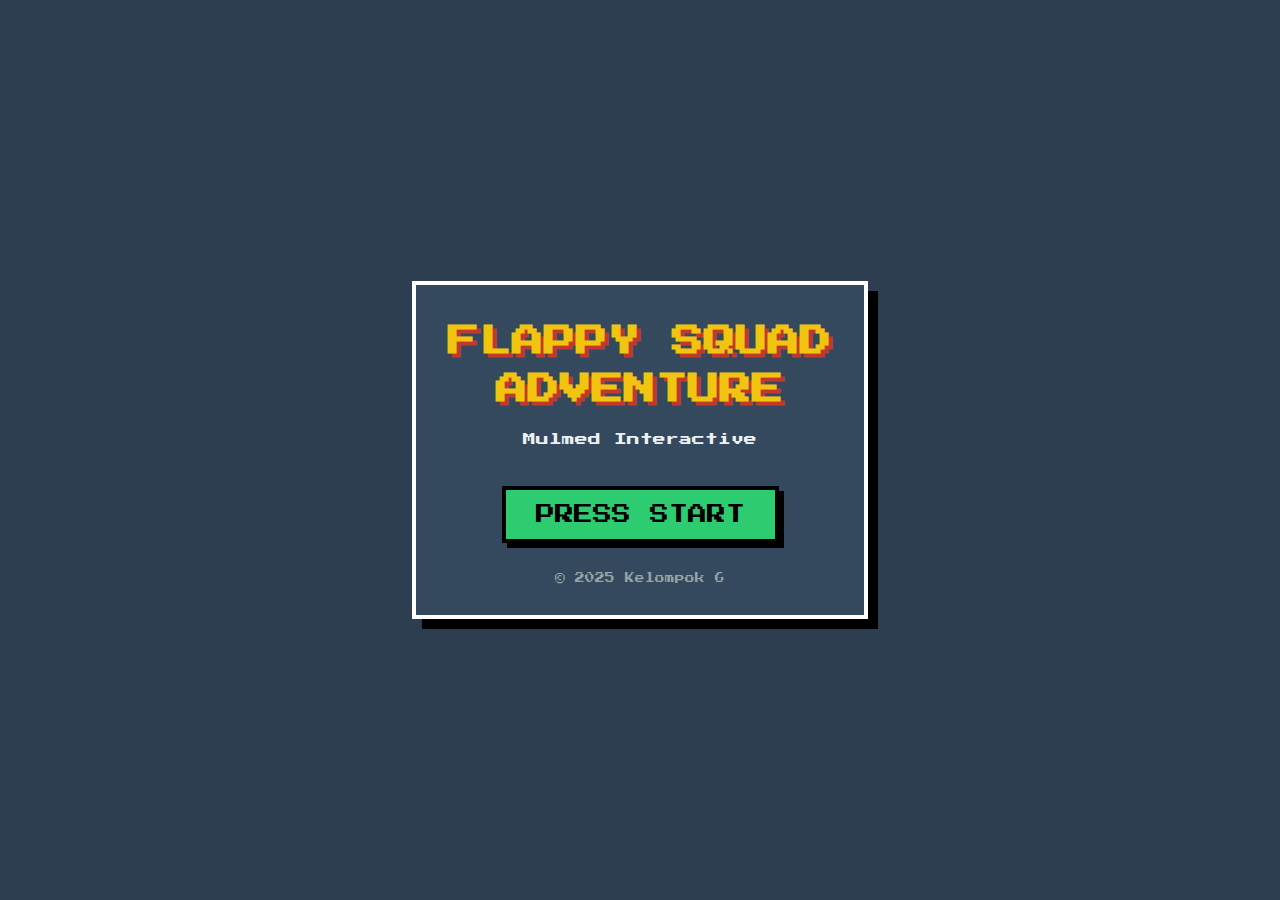
<file: index.html>
<!DOCTYPE html>
<html lang="id">
<head>
    <meta charset="UTF-8">
    <meta name="viewport" content="width=device-width, initial-scale=1.0">
    <title>Mulmed Kelompok 6 - Adventure</title>
    <link href="https://fonts.googleapis.com/css2?family=Press+Start+2P&display=swap" rel="stylesheet">
    <link rel="stylesheet" href="css/style.css">
</head>
<body>

    <div class="container">
        <h1 class="glitch">FLAPPY SQUAD<br>ADVENTURE</h1>
        <p class="subtitle">Mulmed Interactive</p>
        
        <div class="pixel-box">
            <a href="character.html" class="btn-start">PRESS START</a>
        </div>

        <footer>&copy; 2025 Kelompok 6</footer>
    </div>

</body>
</html>
</file>
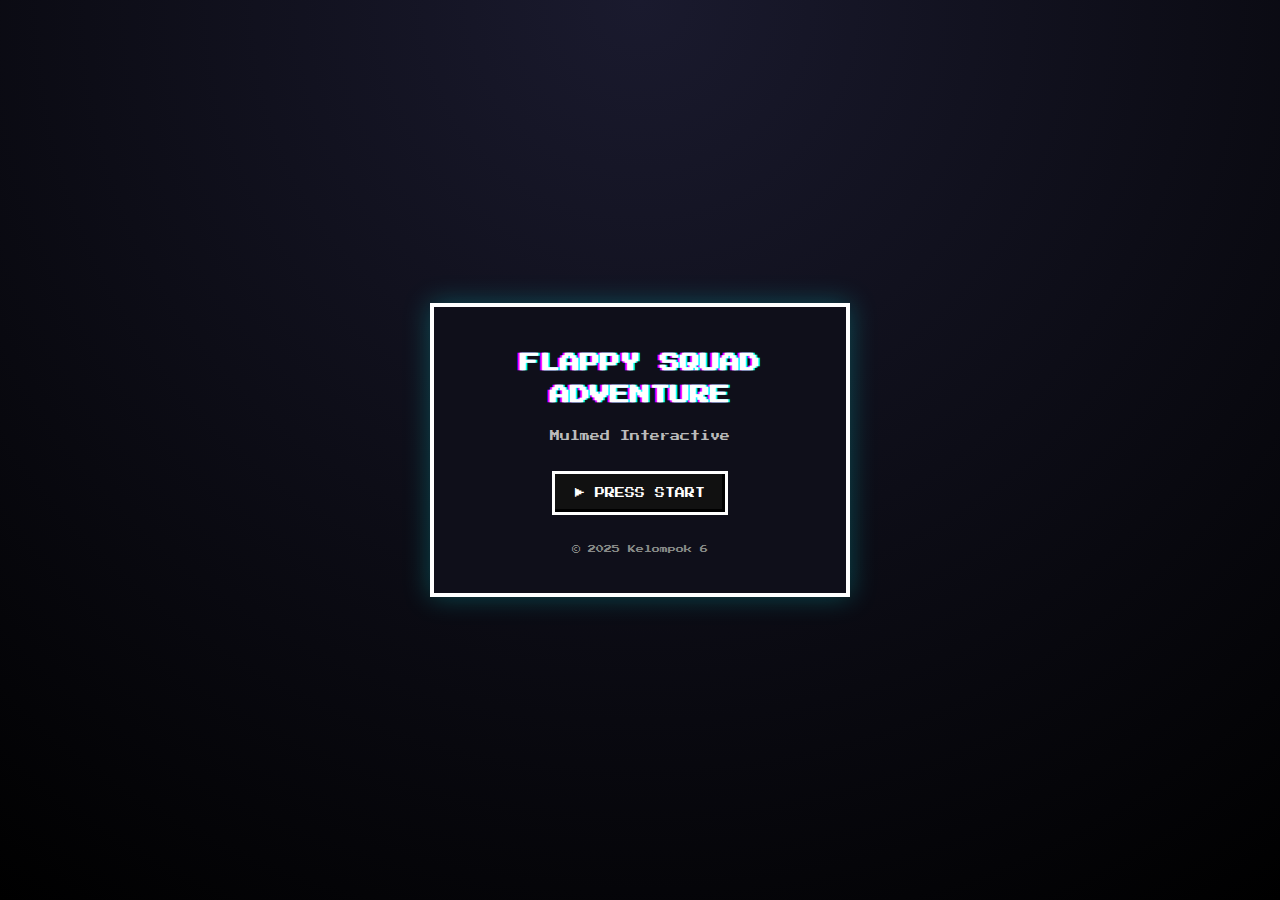
<file: game-lanjutan/Adrian/index.html>
<!DOCTYPE html>
<html lang="id">
<head>
    <meta charset="UTF-8">
    <meta name="viewport" content="width=device-width, initial-scale=1.0">
    <title>Mulmed Kelompok 6 - Adventure</title>

    <!-- Pixel Font -->
    <link href="https://fonts.googleapis.com/css2?family=Press+Start+2P&display=swap" rel="stylesheet">

    <style>
        /* RESET */
        * {
            margin: 0;
            padding: 0;
            box-sizing: border-box;
        }

        /* BODY */
        body {
            font-family: 'Press Start 2P', monospace;
            background: radial-gradient(circle at top, #1a1a2e, #000);
            color: #ffffff;
            height: 100vh;
            display: flex;
            justify-content: center;
            align-items: center;
        }

        /* CONTAINER */
        .container {
            text-align: center;
            padding: 40px 30px;
            border: 4px solid #ffffff;
            background-color: #0f0f1a;
            box-shadow: 0 0 25px rgba(0, 255, 255, 0.25);
            max-width: 420px;
            width: 90%;
        }

        /* TITLE */
        h1 {
            font-size: 20px;
            line-height: 1.6;
            margin-bottom: 20px;
        }

        /* GLITCH EFFECT */
        .glitch {
            text-shadow:
                2px 0 #00ffff,
                -2px 0 #ff00ff;
        }

        /* SUBTITLE */
        .subtitle {
            font-size: 10px;
            color: #bbbbbb;
            margin-bottom: 30px;
        }

        /* BOX */
        .pixel-box {
            margin: 30px 0;
        }

        /* BUTTON */
        .btn-start {
            display: inline-block;
            padding: 14px 20px;
            font-size: 10px;
            color: #ffffff;
            text-decoration: none;
            border: 3px solid #ffffff;
            background-color: #111;
            box-shadow: inset -3px -3px 0 #000;
            transition: all 0.15s ease;
        }

        /* BUTTON HOVER */
        .btn-start:hover {
            background-color: #00ffff;
            color: #000;
            box-shadow: inset 3px 3px 0 #000;
        }

        /* BUTTON ACTIVE */
        .btn-start:active {
            transform: translateY(2px);
        }

        /* FOOTER */
        footer {
            margin-top: 25px;
            font-size: 8px;
            color: #888;
        }
    </style>
</head>
<body>

    <div class="container">
        <h1 class="glitch">
            FLAPPY SQUAD<br>
            ADVENTURE
        </h1>

        <p class="subtitle">Mulmed Interactive</p>

        <div class="pixel-box">
            <!-- PROTOCOL HANDLER -->
            <a href="mulmed://run" class="btn-start" title="Launch Game">
                ▶ PRESS START
            </a>
        </div>

        <footer>&copy; 2025 Kelompok 6</footer>
    </div>

</body>
</html>
</file>
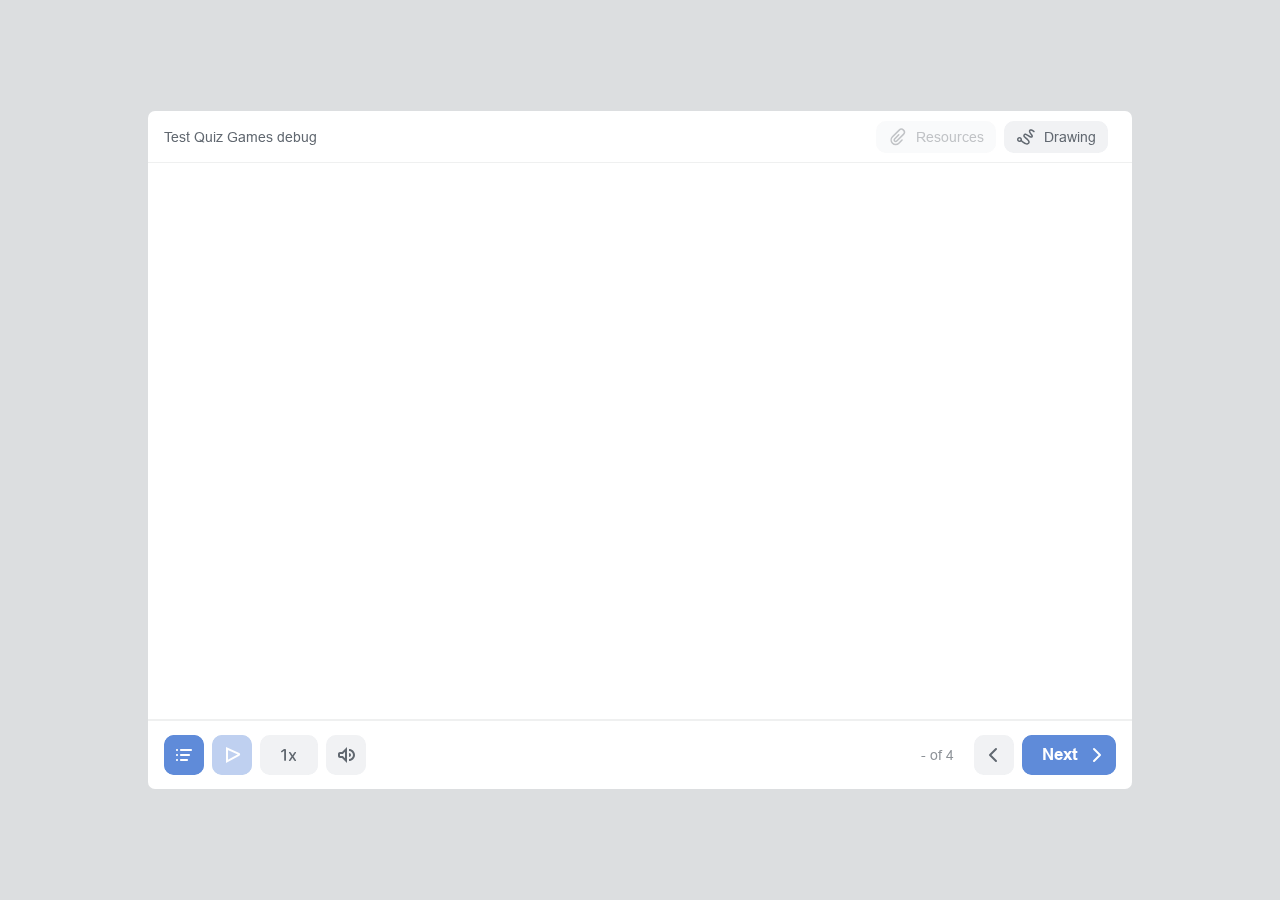
<file: game-lanjutan/Deni/index.html>
<!DOCTYPE html>
<!-- Created with iSpring --><!-- 976 684 --><!--version 11.15.7.21009 --><!--type html --><!--mainFolder ./ -->
<html style=background-color:#dcdee0;>
<head>
    <meta http-equiv="Content-Type" content="text/html;charset=utf-8"/><meta name="viewport" content="width=device-width,initial-scale=1,minimum-scale=1,maximum-scale=1,user-scalable=no"/><meta name="format-detection" content="telephone=no"/><meta name="apple-mobile-web-app-capable" content="yes"/><meta name="apple-mobile-web-app-status-bar-style" content="black"/><meta http-equiv="X-UA-Compatible" content="IE=edge"/><meta name="msapplication-tap-highlight" content="no"/><title>Test Quiz Games debug</title><link rel="apple-touch-icon-precomposed" href="data/apple-touch-icon.png"/><link rel="shortcut icon" type="image/ico" href="data/favicon.ico"/><style>body {background-color:#dcdee0;}#spr0_1f6c847 {display:none;}</style>
    
    
    <style>
		#playerView {
			position:absolute;
			-webkit-tap-highlight-color:rgba(0,0,0,0);
			-webkit-user-select:none;
			-moz-user-select:none;
			-webkit-touch-callout:none;
			-webkit-user-drag:none;
		}
		#playerView * {
			position:absolute;
		}
		#preloader {
			width: 50px;
			height: 50px;
			position: absolute;
			top: 0;
			left: 0;
			bottom: 0;
			right: 0;
			margin: auto;
			border-radius: 10px;
			background-color: rgba(0, 0, 0, 0.5);
		}

		#preloader::after {
			content: '';
			position: absolute;
			background: url([data-uri]);
			background-size: cover;
			top: 0;
			left: 0;
			bottom: 0;
			right: 0;
			animation: preloader_spin 1s infinite linear;
			-webkit-animation: preloader_spin 1s infinite linear;
		}

		@keyframes preloader_spin { 0% {transform: rotate(0deg);} 100% {transform: rotate(360deg);} }
		@-webkit-keyframes preloader_spin { 0% {-webkit-transform: rotate(0deg);} 100% {-webkit-transform: rotate(360deg);}}
    </style>
</head>
<body>
	<div id="preloader"></div>
	<script src="data/browsersupport.js?BEE2054B"></script>
	<script src="data/player.js?BEE2054B"></script>
    <div id="content"></div>
    <div id="spr0_1f6c847"><audio id="snd0_1f6c847" preload="metadata"><source src="data/sound1.mp3" type="audio/mpeg"/></audio><audio id="snd1_1f6c847" preload="metadata"><source src="data/sound2.mp3" type="audio/mpeg"/></audio><audio id="snd2_1f6c847" preload="metadata"><source src="data/sound3.mp3" type="audio/mpeg"/></audio><audio id="snd3_1f6c847" preload="metadata"><source src="data/sound4.mp3" type="audio/mpeg"/></audio><audio id="snd4_1f6c847" preload="metadata"><source src="data/sound2.mp3" type="audio/mpeg"/></audio><audio id="snd5_1f6c847" preload="metadata"><source src="data/sound3.mp3" type="audio/mpeg"/></audio><audio id="snd6_1f6c847" preload="metadata"><source src="data/sound4.mp3" type="audio/mpeg"/></audio><audio id="snd7_1f6c847" preload="metadata"><source src="data/sound2.mp3" type="audio/mpeg"/></audio></div>
    <script>
		document.addEventListener("DOMContentLoaded", () => (function(startup){
			function start(savedPresentationState)
			{
				var presInfo = "eNrsvemSnceRJfgqaag/XWZAMvZFU91m5BVZ0FRyVF1U5Q+KMlgSSJBogQAGCymNTGb9IvN3HqyfZPycE8t3E6TI0WipHhvJpITfb4vw8PDw3f9w79m9n937QwjxY+fdzx98/NGH9UHq4ZMHLX4SHkSf/IefnJI//fzjP967f++t3fyr2zdvL/7ru2f/x8U/33xz++biye2X776ya4//1MXv7v2sF3f/3tf3fpaT/X1s9z5++fr2s1evH8XQs/PV222vvr33s+B8uX/vHcb17M2bd8/e3j7y/tLny/ooeOf6/1Lbp58Fu/n23s/+cO8F/u+3+D8D375+d3v/3s29n/2aF+69emW3vSFot8TA7z69ef7mlj/zX3/8zR/v6+4Xb87uTn/67lfnd8cfeffb493+R+5+9afvxjT3zU/PB1J4szDx/pufn9+c//TN3x5vbn96zG++bxg/fPft94zjh+9+enZ3/5G7vzy7u/7pu799d3b3j8zy2yfHuwcl/+Ddb8/GXd2fxPbbMwS2HyIRu//eN2f0jn335t4f7fdX+P1m/v78Ls3cv/caxHXvj9wjf7j3dL71j/PDeJWN4hfgCZ98/ElxH/784wfh5854gvvk5w8+7CU9+NDHj2P14ZQ+rn/UkO89uXl788UHb54/e3LrL/8bJvL47q+PSSBfYVs7+8evMIBn66a3X3/zpb989WLwitrIKlK0kT1Z07AJOQ59wL+zxz/71Yf/9quLXz38+OK//vsvPhdXsIkYJlLPl855PuD++Jv79/53fBIzfPzsHl/rLpvjf7zvwfXQNRng59nA5K81yDevXudH/ml53G6yPfulXQi1XLpSWknOx1J9vx9ivAyxh9ZidK42f7/6y1aKT727EFOs+f1ffsP1+7W/7+y//v6DmC+7PV5t9N54Ymvf89NvuJDrmfcfef8JzJ9Uo3V+co6eX/P3u7N8i/vfAU28z57J/LBIyTDc+x+Fiz/o3jdcH1sAb7//3l74zT3ed+/TCxvpZQnl4spd+uharxe5XjZb5ge52V9eCMnVEC5C7XZrP16xR3y4iMZUjm/xqdnN9dKHeD/3y1gj3xJbz3i7c/nwsw/dl3AYx/znPe6p32jNf42/b7j4b76+eXX7Zvz02aaEl+9ePAEB3wCwfwphqYqk/GX2+f7cm8D6NV5BdPDPb/X3qf5891IfON959ZNy+iR//NGDUlK3nffRxw96stP4w/RR9emT+PP08/A9Oy98784LP2HnhT9n5/3q43/533559ct//sUXr7948emHv/rY/veLf/kQ0C/+lX8++/h//fDfPnyIf/7rL65+8fDiV7/811/8y3GP2jb4S+5RH7gaN0/a3KShXObqXIvFN1+Svx88Fj3W6l02Jtb63JIxlRRzTqX/5E2ae+lGbqH5n7xJD4/8lE16xM/epGfTfH+Xevf/dHc+wP7I9/1lyNoszbVULlIr/P0B9mbDBWN1KbSL7NNlzeG+D3Z9XDBeGC9y4Ia7b2i30eiCPdAvcop24X7CC+t4IHp7wH4xPN8vWJasCzXZrs/JuIAx1VYve+cnTC70BRfwS71vjNaGq28El/DxWOwb/n4K4TLPr8fY7BlbdWO+KXkbVtCFbPzBZtjtZel+ysn+ds69dmPqF8V4D36v9soxrt5jungQm/Eef/4u+76/eJADkZICkBN1xQivXTwoyd5ibLlXXjnZZAyh9jSutFrvh4Y7DNMl299y3+jBEFUIN/s91/XK4Eur9jEsVjpDdDWyunhgky/BMG3vSfzdNeN7d1b4DP5zOKDfHNCfc0B3Ccn5/x0DzB8Ve9/P04N4Mp0k5RAefGT4f2BkmT+x+X5Yi/8eBhi/lwHGwQDfPB+/Xz5/+fjm+YOXL57//vzBP8Ui45/DIh/+6lf/Cu73if589qn+4ufPyBVfv3z78rcvn198c/Pi5rc3X1/8/ubFVxdPnn31DuCLi3cv3r777cU3ty++urE78MtvX37z7sWz3968eXaBsdm15zfP3z27+G83r5/ZXbzh1bu3t68v/sd//7/+ipw2ctFvXRqM1udiDM3dD73cr+Uuv7ST2jjkXZaIX+1HLP54a/qrvDXfeWt27S/w1vJXeWu9+1Zj5iYX6a31B956mb/3vfbz4c3tr/bm/t6qpfHm+v1vvsw/9G67cvft3v11X3+Xkk2sj8HO5NaMr5ee433bD5cphhZbinZY+LQEhBBq6KmH8P4vPyAylBqDr7Uaj3z/p+8XGQ6PvP/EcSZ3KTLZ8QyO2SPPvnZpErC308XmRN4f7YyAJGL/tqMruW4idc0VP9wdfTEpu/vkCqQBO3Nw4BrB19bx051xH29+/96fLOQcF+YvIeTg2WgEYrKMJJAcaksXJpgEELv9bTrpTbKwZb4wQc1+sQs8kvVECvGimpgR0vmbYvZ9PpAgFO0X+fmF/bvdn1q4O6Az+PxM5hr/+u5eO98cv7m/Meog7Zyjs38fNgffD/lHkPh4nKqvcUjC5KQT49dcb+fs0zjGvQv3QzbCyvE3Mmu8+Z4t/P5S/hkDeDsGgM+N//1HGsTxl/NBlO8dhG0UjeGHhuDGEGCQezlEq/s/SPIQzky+Otv/eOz4w594POhx2mnx1F3OMUlzU2U9p8r2A0Rp4vodqqx/farEOth33flCtL8tMfzdB3Cgxjtrl8/Xrvzktct/r7Urf++1K/9R1i6er136yWsX/15rl/7ea5f+rmv305TrsJXrcNe8CKV/adf3Dw/F/VC8+5BP/fsfSvuh9JdX43v9yH3YanpQQjs9SPXDjx989HH85EFPJXzyyUfxY9c+/B41Pn2vGp9+XI1PP67Gpz9Hjf+3X34Kbf3fPuSfzz77OZX4n/PPv5i+/fLF7UHxPtPlv7x9/ebZ05u3F1/cu375/Obts+e3/+O//58Xl5eXf23l/Im/uf3LK+d/8bfmO2/9Cyrnf/G31rtv/csq53+VN/f3Vu0vr5z/9V5/l5L/J1fODzP5/4JyPqbz/yvnRzVoIOVsU/8kNeguNv9matAPLuPfSg362w3gR0TpvXbpJ69d/HutXfp7r136j7J2+Xztyg+s3Xs2sfzXX7ofNEeVvx3y/iOM4UcsYu8N4n92i1g/J8mDnPRj/KT/vfjJmSz3d2Eof+sR/FnKed4qc/7JynnZD5WfrJzX/VD9CyjnvyHq/kD8/NObb7+6+N03z1+8+c9f3Pv67dtXP/vigy8++O677y6/i5cvX3/1xQfBdE1Tq7/96ot7F989e/L2a7sx5GLQ17fPvvr6rYHNGfTts9vvPnr5OwNNRrqwOy7489Nnz5/bby9MNf7i3n/54sU/fXXx+PmzVw9e3fBN714//0//8OTm6e3j5p8+elpvbx+l/uXTR81EtUe3/cvHN7dP42P/tP3jfNpeaMr1fPRp9DdPY+yP2pPQH6XgyqMvn9w8eRRbzi1++eXj9uXT8ejr28dvLzC+ZMP6/fi7ZpTqcUY1GPR63jzm8N3Xz97eDvDBy1c3j5+9xWtMI7cfv/jg7Bs+jo/wH/MrOR0/QujuR/7ho+Z7/mi9EXjSF1+/e35rN9x+e/vi5ZMndgPx+N6vTwz6FLEpyaTjGC57qP0h4JYeJtN/jF3xb3b1ZMJuMv1k3naR8Dd6wKma7Ltg3J/zdUiXroZ0mr+HeJlSrxfzPSZ3j1fbP9fXxsfHmE6xXuZQcMeF/dPVul4zQX3lenwVD7gUOMqMKCODTXfza9R3Jvv5pwi/rCbq8339ykDTxjLBlNKV6Wf22gtTrAIvG9h6AexrjCeob9XZ6+NlafYSA53rABnZZHBC+JF9rdhwrhDoFExDCRUHSDqFdtlSQvTiZTLV5cLgEHwmbHPkbYW39+bjlf2t1fM253O/CjaaEO0zRlY5JMCptUq41ZOB3tnKGG5i9fECcK0JMLQhA02/rVxA1/2V/VxTJybsgOkn+z2URhSWaGqOwc2UQMC54KtnmCMmU+0BypG97xp/UiwnoMabtpXSwAkxHABnGzVx0yKv1xDzlUZ9gRAvOyZPtsCp5Qg4d6AmXvZiODE4IBjKYGi8F6bTlVzzNf6GYLixJcCojdxcT+Uaf8spYA7Jg/[base64]/PYl8BUy9oQkYi11QdITmSIMgZ3RQotCD68rLEYW3WXpaZIPKVGCraTPhJRxUVReCYcjCKvABeb26C4O3gzRFb7KmjJ5ux9vh4UfIV9F7AfEYqZ0rUo+GQ/x2Z8Frs6GhMxuHRbLkwiO64PX5dAqq1fGU4a6N+m6ls+ZRBF4mM5F6LIxaj1IAqxIMZbxm6+1nrFK/u9l6pdrT1t0tMpV6P/3DlnF0iKtSMUFXwwtv0229Up5yuYDTt2cScfPRnsyCgRO463G/ttnbjwzTjgHdyQ6pIH2x/HQmIgZl7HgiGp2wYE68tJSDJ6WscCkIQVn8dCtrWMpa5jISNzKed1LBhcccSOYyEHu9zqOhYAd2PI81gwXCfD8joWAFcMX8cClgI4J2/L3Oi1VZ4DLrQiRiBexnPBsBOwBee5YNgoxN44FxL4f6zrXBAphHmiAsz22nmi3sHd5+/LTAdhhgJKAxpDFPr8w4boV+9P+OvsYAGWU74wsNh8uAbFfkZwbNFRXULruN11HGfZ/trB0cD/MuEEjmFwsAGRP9m5dmrB/hop4kw3Te/CYA+JIyoaudmhavxqgKdmuA2ggHHVhG2emYUUelFxDoDCjP/YQXEy2PRBD7j47nHdGdIAx2hnbG3gOBh7N/o0yFg0p5Kx6SqEpE4Uemy+yoUXJuw1p1qxd3kQOCMfA+s86HFsLNhkphTitdGFiUh8TL/bCWFb/WK+xqQW28NxfcZgb/[base64]/E7qRjM3CsNK5uzPJcPEK27WYdOSwbPEgwRhSeo6aRjRkLSQJPhlsvKjs68YTbdvreZNoFtLt/aWRsO2M46IaJQdSchAaTA8iZRfXOLwctcjJafgNYoTBxtFFM6DFDqkhADYe1EgTMZLGehXN9IZd7HBQxCPcTeq4HjR7Wr+bkNqzNlAgidfgOCofJJd73ziqACnDYDuZcTmWKEmp6GlTAbWhilGewbb9GuBUoJza+WCkYWC1P0CRnRcAWy2k08JUo4zzn5u/50JO4qNLm1UIxhI0Mtx53ZbQhaTnK+kWlMD3mzSKJSal4PPecAgKybyc7LggAbmpk9g2BoFVNyYXcTkjLwMiaAdrOuOmn3/ajG2besBd701uj+Vhs8PdeOY1Fs1EuYe4xaTkqzu32rPgDIF7wNnpfwW4FiokdsobZgyvFXqRg0BlM+2QdHgy+WycxuDYyXBMGODtlHsBm9zUsGhZUGoAvVvgqRmBxeT3ZRzqWbBpSYBjk3wbjKvhft8cX06hueHQT5J/C54HwTuOzW63/Y4Nwcsw2OFyIYVhcT3h7BvVXWOGHrebFFylbGFRTWZo9lqDIVICzD2J57YCVLoAhm+HrknRpwUjpcXEOsD4rMGmFAH01M3cOPuMZ8VEZBivCnx9gd4hxF/[base64]/XX+BvDSBcNuXE0rhNZo2uT63UOQ43PG9CSZmTDP7zRedqbX4/aaSANGp7zaq7T/YIuPWZi80rjmJq5i1vYVHd+Bk0ZOD0wQkN6QCGUskStue/AEHDaftOImvRls50hbK2oYt+OirxXv0JT74bqJcznoOnIpDbZR8n0hY/AmygyKStCwu+m0JXA8BUvGpeBwesFwbKm8nROURYz3dSxlI8EX6IEdUlnj/jCCsiUosBoUog72H8DcEOC1tnQLDjjVuQS2Mg87Hk8Vxwqs+Q8xytbj9dimHHUN3JY5Rc6yO62QnX4VcKVQaWvBuynEQTWzqRlojLZJw86EQxf3BAJNHoV0ZKDt0AYEV5O3JwaOCBdGIMyFuK/bDELh210wcd5gY1Dij8lYhMGx6v0mtnttiix+h6TWDnF/kJNxe26SIn5q6gHJqUZxJDi5DSxU54VgUhfEFFiNTCPHdePotIjY7WcwaP160P5p/[base64]/4anE2rISdLPuF+hH9Qr0iJ4+td1xtkBIyvQE1B2ImJLhh/hMkIaemR8+0pLb56xnQ//9TUNjGkBGWHuyb00/rVI90xXBAOJKza7CgDnDzh3ExbBwwdBwdxC7pOeQaGKSNQ7xw2IwnZG/cGXAMJ07lxPWWKlB2COmAf64RPnVabddnADAGWjxuldRiYpA17YBgyjkCEtVx0EyyLRh+jrVSHmJE1ejuhTwZXH8mYitGhgSVrcg2y34LFlx52Ewsq6Fh/iRTwOYOzNluGFG1g0V6GbRR31669acJ6x2U7h8gLeC5AI48EqWIYbAgRb8VpijEi45YqB1gDTlVJAyYMF8w5GWbJq7HlDa5drIW8HBgNbp3mWgFJD+M6HFBl8XqteF28HjDoZvJ67wIGLEUyCU7CMVjXCXDRdI0oE69X4ZzIWrCHoGx0l7AWp/Wzba7osm6r3Ex2MDbCzRdtFq/PtKHx49gH3LlXTPMB3XJfNWMMEIIxCawc/+otDYoT4FIoTCDfVHDklkrFibyL8/OrF2t7YAu7eHFnE2lX1UZJEZR2BbjRNmRawEPgvphayDUB59DvWDNTgORagCUTa0iZJYBhchcYTfD+ii3dcc5nvrdB9gFNUOUxHFRwtgZLtWwG2LWkIfLlAOv9omuYAVvC7SYCNSpUorgMHIJtw55xgCFnnhYMiano/uK4dDHFqNc3Xs/Bc5MNt4spiST4jr0LnEHZxeAHW+2pcBNTC5waFPZ8HDjvQo7RfZgwkelbWdcBZy2/Mx5EeFBSqybgYUmcVC5qYIBDpb6YTdQSi4scTzSeJZbYycYdnBakiUYdrNXxPIyxMNiYsnDFDTIPAdKp19uT6V+kU+HKUCaC6iJ7EBA/hiRuTn5+LHOyIbW+B4czomp3BhF0gahEfpvHGZEj4SKYZwRgY2XrjABMTWgcEp2G/CWZg8f0LZpDccDgYeAlGdnG53mKo8BA1ySIQ0E2Nte81wYNjUwSqhhPW4gcsBvp7G+mPuKyndVZZ78LR9jYEu8XDFnC87rpGIRN4s3iwTIK0EiAz/[base64]/Fgh1Mbpy4nkdAJ+EsUy52xBVhqot8NAXZZXvRmztpGZU99OUku61NnTPpuu5hHeNM/KJ9gMVNq6/w5NvxKrkGNk7Hrjeql3Bms8dYTHqrRJOdipHXYyX5mwzcCQeppQhU5v2uD7TFdDGXmcIlj+EFhx7y9Vh+owdvlKRNyGF6GBX8GqbHMVuX9gw4uba0Z8BOq0ft2ZbkUsgfpyikCb+UZ8A+lqU8m1p2CVF8Ks+Aa93KM2DoP1N5Bjy8mFSeF3xHeV6/D+WZ74l1Kc+A4SCe2jPHUepSnznOoY5BfeY8al7qM+Ca21SfiYW21GciSSIY1WchsS/1GTgG61oik8E5H0QqHzCsw3WERfgtUnmqd1uk8pEn1hKpPMzIU3sGVDU66oqAhwhN7dl72LbL0p4B8wgY2jNgWN6n9kxYxi1qzws+156BIlP6l/aMzxqFLO2Zg+5LeSYY6lKeATuZ2HohRrr3S3sGXFNY2jNg7IqhPgMMtSz1GQjGqTjV4wPCB0qgrJxddjKgUXvG+rWwlGeA8EJP5Vl7Ii7lGTDMdFN5FnWEpTwDM13OdE8G2WFNX8ozaav2pTwTjnkpzwf4THlev0t5Xq8ZyvP6zFCeOYril/LMUfa8lGfOQgcqlWfOUn4mas+AS1nKM8AuQYTKM2m8bOUZcMpbeSbbGcc3lGcsmW/1cD1ATFvK86T5qTyTXqSsU3kGHDUeKs+Ah9BI5ZlU3cNSnkn1KS3lmbsil6U8c9eErTxzT8lsSOWZ5Oy38szxSfmWYITxT/4eNR8Qx+KrR65rXDgMGoEOXq+RR2FbJnjYwahwBAil8er8PnBvaBYU9FMQ/3PkCPoZ7A9LhVggckO7ShCODWxw0xJ4cxV9FsqEBvci+q44oT1iFOJht9gJn2Q7LHwffHDiPlwpmKcPzMnO454OzAuexHpgbg02+QPzaxBlz673NvRJ0mm/[base64]/SMcbpgm4DDiFIB2kiNIuZUdIj7osfgf440W+g2Rjp4eLS6iDbzbPM4FPDRIoftoNGuU7zCvwW4yppWnEh8GJ0jUMUpykgdkmYc4nYQAnbDFJiyMFqLZDbo/8So7GSAiVEvMWlcR/3Ig8wwFsxe31s4rQXljNPFWnDwDZ82QcARk0RwXSb3XrmLBkFBvuZkB8FJADotgoR8lERwg2B9KRd36BonBnz+OgBNcbCTAQFI/WIpfBhYtxMDYomwaCtjByFiCajF2KGCOIF+dedVeLeNVTwa7+INUcRjY6uEaanWO0or9hP3//68XmHvImNcB6+NJ9JktscJirVxKYSU78ScnX46PIp3ubmkGhe0bcW6cAyyd+kVEDs7Z++GqyiFSiz1eI4leyNeXSk/LD0a7ygQq7cKrVtwr3FCheBGD0LdsBGhrRUeNHwiVgV2MMAQpYASE0t5P2JaEIvSwXsMzmWFpgCEY3yGruC7cGju6/WS8ajr8YqgrMProcbmw+eh+h+Ht+Ax/AUnKNTz8QpxoOzXI8C4t9P6fIX7uF6s4cEOjeNhDl/wac7ucDmOADU9PpCzXj+Qtz6/kKvRneHeFoOJlvV9A0g0GvVpr57uw+ohEGHbPxgcmbf9Q/C2fzBQ0G/7B4ItZe6T/QNlG3UwyP5h8LBTyf6RsOHDtn8YHNPBvKjgy23fMLhs6wcg2cTW1SoxVNYPgxE4tKwfCHv0eVs/GOJct/UDWBjWEFo/CHdaPxg3Wbb5A69OcZs/+Gm/zR8YmswlMn9wIltqwLyzXzIF0Ha86mTknOaPBL9N2+aP5KYdUuaPNI6raf5g8PS2fhhY0zZ+aImX7WOBd0wfCECt3Gj2M3Z8igiHnuK3Luu+2GkuRxT0FW6jNgr2BNWIsFi3x1kOWP7niGguPO8lUdLHleAOL/J5QVND1GOSvB25RlCx5KSCzSQl6uuBpyFQlXFkU96GQAg4l+Fggf5ocB/GAgguDIY/yNMJ9re05e3ErIjDddtZSfJ4xrmGkE7PY9JGknl/[base64]/QN96/[base64]/Q2yBOmYr0OsNamcy4yq9z5rF8BZbLjTnsHpDqgcZMviyOvWFsMi9Xa4jjNNYdc4/[base64]/dy/kKKa3Oj+2vMJyES5P3DfZ7Tvs82IhXSc5LI2T5SjWg4TgdkgkwCRTXUGIJ2CGjoAgyHGgYpJDmbBbSV5OYRERgXqkRucVNgHkgPzEwZjISbgp7qH7eoRNAhA1E06XPIsLg6/[base64]/Stt5N5E/rHpiM9Jl1vR+0uMGj+LlQxlErwwjC3LkvpOGgwcdigTD2pSSu7ORWRZuAi4Mk0GELuiMpQHTI0v2glcGvAJuRM9GvJFiGt+iHbgIpXN25315QndzXd82w8/dpvgUsIUTW3TqEgGn9rXBC5G0drmBEfluPC8yaB+tyAcNp2/pcoJb4bZ0uyMP023hdELLnt23bYBy9a5NUqddjk5QqXX1fZUAnNGRg0UhX4ZMebsJSZJFFTisUo1KmAT9L3sqXIxA9NL4cG1uGASwW4KRo1TrAmKYSy7uDO9iny1ATkOARdbtTvEnvPlwP98Rp3TfdF3xP3e4NfqZu9wdHUbZ7BKOs23syJrG8K2OSy/tCJBy8M0VWz+W9KbKaLu8OMJzT1kYLtnXZ2irWxx+8R1i/7VvC6sa8fU9YfZl85ZoCdeTtuCLx7ChqEVfdjq86wuqmY2wS53ScTeIdfrVJ28Prdr4FsKkQH/C+r279TDsvoJy2GdjgoDx9mYkB+21Fxox721bm0ii9LCs08KPrslIXeNfqtmIDnwo9lZW7QAYN2woO/B+N6GWIolO7LZX1zPb1IqVhasdlsPOpO5cit+iw4ZeiYJ1p4jeYZp/pAig4f9L2EIDPSPmlA0HsZ7kXDKw67+V9IK0evBOAY5h2mmvslUIhNyudB6ncMPHhtSOuPBbRPAP5p4kQRK6gFQopBXGKtDah+ACnqPi+HsaWaCP+kJ7sMo6/rDQZolSeZ8BE6WRput4YULvOkrlkcAzmeFpLCpbYx5boYhyJetUgCUUMnhbJJOU8TYrCSQllZhIcSjNQShkECWGmDQLt2492RtRg/HEGP8yMMV8hnvd9aOAW76/[base64]/Xs/xG43n42g72MiRhu374PDiHPwxvwWP0C6bBaD4+7Unz9dPeND8/7VFzeNNeNYc/7Vlzeuu6Zr8eH8hZrx/IW5+fuNXgjoi3hUASvcizN68lg+Ui7yVDtnKyjXB2p56UmUnGeyTsprCN94TLNt43pJaUbbxvTn6Mab1nEvTBeo/Xj1RSWu+Z7R+W9Z451W1b75nwu433Df6dto33LVA+Xdb7hmyIvQ0aw4/3NkG6bz1sE+b3tm28Rx576tsShUIH/mC8b3BFbNt9g8KwbfdIa5c4Jdt9g4M4bts90trFj2W7b4mhOst237IsftN2v+Flu2+oR3Ow3QvetnvAsr3Ldo8MZckzst0zgz5s2z0QIK+9bPdI7I8H232LNN0t+QR1ANrBOg98t7zlm8b6GYfrHqf6tt63Ebw/rfdIqR/ZKrTeNz/POFnvQQ51Ge9ZtcBv6z1IuNRtvUf2eN3G+0lq03g/KHva7s8I3Qi/KxFhbRBk/cV6PeLrBwjtxTBhU0N6nKc20+GRweNIEII72MEejHQ71doylT/[base64]/[base64]/l3aUqPguYIOUVdCiqeCDpt868uow16ldQcdAg+KEVXQIdhg6zvoEHgbqWkMOgQjcmUHHYKtKh1RQYdYBXcwO6L0QsjbLIlmpv5gtuzMh9hBhyhK0HfMIYsQpB1z2Edo7Iw5BB+ScY8xh6AwpREq5hAHSkk75hAUmb4n6LCzlNdW6/Fc3Fp/HwE3wygA5nYwGWAMo3QHLQo2xiYLgywOmIMsELJIgNcO5jR4Q/RhyxN9xZcNeaJPAW3IC/1yVEoY8kSngWNfb9OgIXvLXLFpj5krOu01c8WnPWdSxLT3TIqZ9qBJUdNeNClumpMGQU5r06ZXGqPOyfrzTwOSc1NfLuUDTJcyYUXN0qcMmNbE4VMGjBqX06cMGEL39CkDpktk+JSD48CWTxlw8X35lAHTXDt8yoCxYadPOSBdsbXpUwYY5BemT5m5zQevMtK/W9xe5d4VTDXdyshElaogt3KHsdhvtzJSFkvfbuXOGp3brYwkQlWpkVsZSYcKtKdzDTmJSuuRW7lXxgkt192GJcxPeLqVmdO4vcpMK+/bq4yvh7q9yhid9C95lTurKm6vMmbX4/IqI4NxRBVShEIGo99eZeQU97z9yshgDFvXBerjdiRrpXo4XIcg7ZdjWZQRl2MZcNl+5eDipUIv4FYGBHFwupUBo0TTdCsDRmWD6Vde8HAsk2xjOY2/y7FM8kXsDh3LJF6flmOZxFrKciyLWP10LAPMcvTSsQw4CKZjGRhpu9bWQtD0KwOBZdfqAlxGCTKJGfDQ9e1X7jSGbL8ykrZD2n5lEG/L27GMNOvUt2MZGavNb8fyhKdjecNyLON5SV2DOmGGDMuxzM/V7VjGcAbjo2MZaduj+pMT+fhSt2MZs1MCnhzLmH0J27EM7Cj4m45l7mxFltOzzI0vOzg9y0D+iOCgZ5nkNoxtOAEX4xmeZa68QvjoWib59bZcy4C7jHN0LYOivNJ/6VoGzHTN4VoGDHvXdC2TAsXI6Fom3JZneYN0LE9QfmVC8hvTr8x3qyAg/crcDcrg7VW3u+aXXxlDr6MsSB48POuQp1+ZO0++W/qVA2sdlOVXJs9tYfmVgeqelssssALHTC05BSaE77RXUnHdfmWsuyQ5+ZWZEx62XxlUJymUfuXJYYdfGbUwJM/QsTz56XAsgz+WOB3LvcqVMB3LHW7ntB3LG5ZjGeywiemzdsJ0LKPARkrbsww2Kd+rPMsYcd+OZVYvqNuxjH0g/7Ycy71fjqIw8ix3loHenuWusrPLs4xyBTUtbwDw6/POG1noHyIcuUyLh+tD6Bqu5cmlpmuZTCzW5VoWkwvLtTyZ4HQtc6PU5Vk+CAT0LN8RGCBBmABUljdiWe8C0wsrbEK4JYZ4dedWPZt0mtvUG2/oKk7aWQ56wrBNgxUBVvaw6X+RMEx6UwUKzJiUp4T1wl2/[base64]/QuhE/Elp9PDotgocFLxz2EG/BvUHemmH4P8B0DPDB5TYAlGaAIM5Kpt7uMFrAMFwsUQ3J2DFvUQ6puIcwXcAQi/fzLMt/eD/oIxy+H5XBuUa34DH6BcMzsB4ffoP1+uFXWJ8ffoc1vOGWWMMfbos1vcP1USR1PD/Qs95P5K2vL9RqcGeYx1LAUhnfS08xHmqb57B0vA33ZypoMz0lII0MWfXD9zzglZ4SkHYW6kpPIdx3ARjAI9iK6SmAQ0krPQXwqCuhbYI0NxUbZnoK4OJXOQ7CNa2EFN7fRmzXvN51vjBBBRNzw/uNBJXAVFO/zx8/jtORoEJ4nHdIUAEcGYHDR4Pf9Tn46tZXggo/[base64]/[base64]/KHICjQmtZmYNUPTQgVObA9R53WUvuCoV0Sn/FngmrMAd3VPerMAdglZdiXQ6Oru6ilhz8ZOxRk+05bY565LeffzrrwKPLgknG1zk+ZKX6lq7HTw/HLZ9/ikLhJl6jGwb6qvJenEg9X4+fHo5bWFi7IaqKjVcqSjBHFKwReAH3BDBtINoiAEYkV0Z5vp5ODQeeJ1wRDNuy/MFo6wq6aZmxOZl6fDs1SLCRc2iIvYSXHkE02TPUvzGkNwD03gRZOP3RZCfTwcNa9hk23EyutGE0QDFudI2+KKmwh8L83SFOiu9hD5IcVAKfYU/op9F0ew8mCCA5L3MOCHZCBxL4ADGFoH4RZAOcYmAPkJJRdR0l40JVzxAU3GeYqXqEII6iFVU2RPIdtjccQo63qwQ1P5omzPrfkMbXdUR/+7Yfp5W+79czx8Pvz3cwoabhoW5/h4udo2fVUTgJumaH+GG4UVBPGXOHWRtOhY7Xo4mC7jecsc9NYnE61XpGamRNC+ri6tmxJ8/DxkZA8TqxpJbRJYyYph3gKZcCxuwQl8YFsQ3TuE6Eg0qidzBajMEkTZZQ9449YSpsqA3qjpq3ZHgs6KIb/VCMOHF/yGMFoYTDEcHWTSiTYH+B8pQnSIpHDu3hskd2wiKAQr2H7VXQmAQLCg8BPgf5kh66RphOZBAAovSQnYoqkShTD4cMppONXTSonmqJE6EWNshrgTiFrR/3e1R8J4493+fg30wsBJaOMKj9elD/af6eGZfO74BlZ5j4HYfJx9nFRdPgPkdtmMBR0Dw49h7gjNJSGWZI06Dpl0R/JkTMZGHFc+cytJOV3yNvr/YckYpquNjp4PyNXVgiYLBmrgk4/YC5ZqhRsa6j2po+x1KakybwvS6y9xpdBi4Rw8GGPHDCqAh/gWaW2UbiCs5BNFLg2xKpOqJyXw5UNUDHHrGDGb3EKuvCQ24lGyulnVj3vZGtFagg2HSQdsEGkaYDAoYqkWGKDdzEjJTPDIzkbOBrmjz1jON+/mnHedE5umJ7DdvEuFc4zd+R1gxHIWBHum0sB4/mRGJblXUnwaiqelCB+6HIMgzSicoF7/[base64]/dDsDKwxTE549snWpp7EA2g1mdVEG0iCfoNN3qsIUkwMnv+ju2MirSwX8MCgQ2DRe1sz8X9kmvE7QFMIUNkQZF4rDk6kkEsKCxhmqbYgHxtk0cwsVqJADgmcSWyvn5N2lgF1XsAs7sYvayFW4LiSJD2etg6De63O1uJe6tBcwQzDTFcsUB/Yk80kwFQSN9YvAdxZx7q/Hl1CQAIuxFWERY3sNqMYUS6GgF3KMFYdHjzAFfVY09dzBWd104kkkjBxcP1BFomPhBNlUjrHubf7Oi8xv0eMXsZPqUgokO4FwShnI9gjyq5T9Cz/AEfFqsMTRvT98DLRjLaaKjxDd6JuAIM1jneX7XPciHjrq1yqjUIbuwWEC+PfBpcAYGAk493Frntx+sVUZB4nOX94QkqOidC8qwE7yURZgwSleYRNcDBJjZUQL8eTsYESKwvghIyu/2p0DwqxOAUQ8ViwNlPgRF16tlLCccCuhChvQJiuTPL+YeL2Y4hMyCJ5NRhuMXoWbAZtuxIvu7h1yI5Bp4bJsYW1bXHuQK/VSV5RjfOia46+ib46JyAbWb2YcA5AdsNWy80HROdHDegDtQ4JzobJC7JvNOXcLzqIBXhYQQ/omdAVtu1hgLfiKmEMoOx1MYeA2xhhDONWx/aa9JWgpW5sz44cdGC+ChC/LgSMG4fYFO2Tgt0o5Q2yomLhFW1ePRlAMmzajFDybilVLVYyjRbGVZ2PIgwYiZE7Vdy6UI+ySCVxj4fSbCDYWK2nYCIWfMgU8mMFEwRphTy3PZsKFB1eAB+ONgCahAjnIWnRYJ6BM6EpBVvmlKZ9YqpwF/duRXPIiI6TNGc5bHHweN6ZH1s9hykPTaN8vJ5HYCsn+0G7IPK0et8TizlCv9X58FlvEIFs6va/AFW9W41tlvXUSiN3yuq9u10IJso1Fggm+04IacmNSTQeV6zU73sLM0A4gVvRxEdSuFZxcex4Dh/cSIRLcSoMZVR+N1Lpq9dZaKhj6CoClR2wkXNKNGPE85DbPxEXSCfFozyuDhCwGqzdAIkXsPLjjYxGJ5J5yeV9z7O1s0OnB4EslarAImqpZ508BafVD4cVl/USGGlXPiOJQaoUq6TdY6LG0e7iLj0NK1OLesg5+rVw2VmGhFWDdQgdEBbdCIOaPOAE2tZB/puKTaUcHGHtkBsssBR6WkehIrC2rAEbEKF3QKV+c9u1bMlENcR9dkcGvIRciybDVA6HQsUo+Mhd1JkyopD8w3SieE58na4h9XB0/N6kUiB3KkLfZ0jN+mzsxy0H/[base64]/gKsw2bvX/V02g9xY1zkzDp5mGKfSo1FWoJ4QQo1So0mbRjWpM2sO08ozSpt6KSlK1jE4u20lYslHt61ILJyaD7sGDqiSz64jCHTtGzi4Rsdh7htUrKx+7xvUbO1N+4ZVrxtrHqSifomsgNn4/VpGTVhyUxToQ4gWPC9iKpF5DfC8xDaVQRXY7H7ib8ONxjgtJcPL9tYRrL2DkEbAfuwdldQcNiQTzVRYdiwItETAue6d4+ukB+0cP7hM3YWIe0t7Z6jy7No4rDwbzi7748ZB5VmRh3YOKs/q6B4VPJUevHYOyGGo/tw5XiX4187xSkddOwewrHbaOaDmUvbO2dStnXNG7aB++qgoXbncrrjcta/DesGIQu2q2otUf3w/s2Q1SqdtUQIVf0vX9KpWUzZH373Kp0b1Src9UkgMaEDNE6P7UTA26cgoKuUaROw6MlivOO4jA3WQQ9nEDUdMrpv4g2q37OtwZWpzMGkTXgid5T4jGRKW+Dq6Pidebj5KckBWNPxIGk7uGWWd4zyRKhOOAk0EpH0GVgcFyU17ImCE/tOO43Q/HLw8NEC6Gwahk/YxYpz8+AnShGDiH8VACMv00yFsY8awJuATjM2G60q2lQy9FDDXE/[base64]/o5+5Z+j0QTpF5G+NB5JnO+DD9S7peT3f2fxsv78zCmB+nnntcY8OPkwJHho5g13jmhgTiOKed6S6vvEC/63zG2+Aa1ho3WAih+8jhWX8ntlITa/Fa2glQdr7+Exmh7d8msPIdJnWizlKaLhgwmMSUwGek4SCnMgGVMYYCnQTymhqCCPzJyiVjp4xZAYxfDlP9Zwr0KYfjQuGzJJ1tbI4yX4Y50c6vBxOg/3pwgCyPTKG+e2Rk67KmtgguzXvQZYLL4NsF94GVS+8nlO/ijDDjffeguzfmUECMNEEwExIA1GTBJ/xTXfDTQOLAQuyBZWZzmxuqfubl6XHCwVwr3AWOAUUlEXTHvcS2ybJHeq0IxC1QxN/5+UqQyD9Bms5BHNDoNzH8XqRP6ON/[base64]/KLijugr+6c6vKdvt+sBwB1vkr0xEDx8o2HTHY9mA6QkxBPZiOWNnpYDpiBP3BdKRKT9t0FPMyFc3rTuerjCkM2MjbdMSY67JNR8qj27YjxZhvgY8RFQfbEQK14sF2BITkg/EIQdqtbuMR4HQwHrFBX1jGI8CQM5c8OuFhPAJcZP6j8UiV3rftCODRUobXh4PtaK7XtB0x3CVt2xF7mm/TEYOV2zYdsW7WwXSE2LujMsYAkYPpiMHS/ex6iwfbEVMS0rYdMcwwbdsRqCcebEfn1IWq0Y6Rj/Msip3y8jyLouL+Z4iHZ6p7WjEegFEWfcZ4oMo65N4Z4wEYQbEzyINV2lNfQR6s0i5OnSkcFMbwzCAPwGiuN4M8WLQ9rxiPAd4N8dg/M8JDL+krxIMfaTvEg2OQQoYQD9XP39ocZ9BXiAdn6NsK8SAGUl8xFsRQ2DEYxKDfyndUQPVez84eBmu9E6pUbJ8f4NoOyjvqtucdQQIYic3r88lrsiPEg+XS6wrxADiF9cQa4GEK8wzxADxsFwzxAEzyHSEegNs0pA/gToAHC/P3HeDBCuutrwAPwX4FeBCW/B1G/XaviAcGeKhwfV0BHix0X3eAB0u017gCPFiiva74DoB+OLZ5kBDffh80UZk+x+tRR8VYfjac3QpZbOJGI8ADcNNJpCoBWP5+sGOh9kMJK8CD9f7Liu8AiDjAGd9BOKzwDhJXOxw0Gz4L75i/z/AOvaau+A5+1dUV30G4hxXgwVFLwmGAB+DhBmSAB2etCA4GeBAr2rYq3gWsycvICA9yEQWMqO0WsJ7a8vxxVdJyDAKEhep4uelzDPCYNDEDPFjD34cV4cEa/8OVx5pY2AQ1zggPErW4CiM8AGeJyIzw4KaQJ44RHuw24MKK8ODr5GhmhAf3XM0rwmP2TpgRHhx+jyvCg9NbHPWM337+xb2Lp8+eP//PX9z7h/BJjLHaD1988F++ePFPr27efn3xxC58ChcqDpmeWfo/XKOCt0uI27seF/7Ee7744KvDnye3T9/gr9389vb1xTN84Gn0N08NAY/ak9AfpeDKoy+f3Dx5FOFkiV9++bh9+dRe9zu71dnf39tfb3+/e/bk7df275CzQV/fPvvq67cGNqex2Ov//cWzt2/sp3dvbl9/9urm8e0vX/z7m1u7/Pjl85evHzx7Yfe8evn85u2zly8e6BHc/ubf/vmjL+5xlLefPH/58snFU/z/g5f2imdvfz+G8fr2zbvn+OBHN49/+9Xrl+9ePPnFNzdf3X7y7Hdr7k9vT/jSpzdvXz/73cWzF3b3Zy/fvX58++HzV1/f2G1vf//q1n78hjcY/O3N83e3GIO7+PH/YjnPRvL1zesn881zAL98+vTN7duLJxNr8/d/vnn35s2zmxcfPX/3+uLN2yc/v/32GREBjP7ABH58tAzntp1y+KGFaAfx/sE2NApuTNCYvTt87qPnty+eXHzz8gk+9OLl629untvVZy/CDyF6Tf726dPbx2/9oyevX7767OubJy+/e2TUGh8Zn6s/4QNraf759c2rr589Xl/9kfeu77/5+ubV7YHqRU/49+Pnz179K3YTqf3Jjb2v+aePntbb20epf/n0Ucu+P7rtXz6+uX0aH/unTdT32r57oPLyfVSOHffd18/eHr88vydo7rgvPnjz7Vf/5d79e4+/vveze/9kwMXvvnn+Asv39du3r372xQdffPDdd99dfhcvX77+6osPgnOOz5xttfcH8e2z2+8+evm7QQWQqI9je/Hyxa1m89UFxvUAbAVb8vXz//QPT9PTXouPj3K6sY3fy+0jY6/+0U35MpSbL58guvMf59PC53w0PDHx046UR1/ePk6P0uP49NGXT9uXj1y7ye3LJ4/z45sn/3hAI8aXBvNIxxmlepxRBem/njd/L37X63yczCgeXpjT8X2E7r7vHz5qvuePzjktrj14/e45yPL229sXL588AaMCyt77lVwZBaVSH0Uian8IuKWHieU/PP9C4oKABevNuO0isaYE660mpBAvGPfnfI248Gpn3Pw9MG2sXsz3QHbUq+2f62vj42NMp0g9GHeg2hKTRsdrJqivXI+v4gGXVEM8I0KYMlzwa9R3Jvv5p0ifGcWjXO1Xs1QM35PSVRzdQuAuxuUM15Ya5iL3G0oLY/0jbVisxuOYqemK0pUSXBJIQ7fhXDGZX72cmmkjJyX/[base64]/[base64]/oKqYhgethOI50kkCLTMmRgeiCo0PoJg32ObhJ6942tFCjVgRb2+DvzNq5q5FwnD5DUxgbB77EpiCGg8ERyIWJY/QGYhRofCfpCtSaJG1KBZjq9AWFWDvUyMFtyT1MaNuCSlcEcHBKPJKbc/6pLg7eDNEwkkNWoI/[base64]/0eprDgEcEw+Mw1RfIo18SJ6EGXQ3GF2byqSJTgvMDSKhqVelR6qUioziw2VGPJsux8m9X8yM4SVi9Ne7mSKj9ylzWURgBK1Tjbq6EFWSR7MITBwuMOGmUuAopnWauIWpcoRZ2S3QgotIAhNJJP5iNL+E06UtOZtIbyQ/Y8Eq4a8yw7/[base64]/[base64]/gGtMR1i9Q9AzmlT4jyFZhQVdqoDy/4BSFhDudvZP4C1GOtqH4DcPqdK1GwfAFz45lf7gAa3p4pFs31AY2xdm+0DAI4qC2wfgAqpYXTfQ/uABY/2AY05TXm2D2DmYe+rfQDya5lWPdoHNIbwldU/YK7U7B/AyajILvsHNOab7f4BQE6vu38Ask1L86t/AMpk4uiYdRhaV7OMWaah8bmz6zGNuurIfcbC5wGjgwAIowwY0WjMPVT/ArYQuENYn3/KZCO/jlvmhay6HB2haz2uuhwG+9Hqh5U5kJaBUc3KHJ3ZHnVV5kDJUhZwHpU5OrXBuCpzsPauao6xMgcygkfhKlbmQOalV3MgluZA5uWorMrSHAu+U5pj/T5Kc/[base64]/a7SHOs1ozTH+syozcEq2qM3EBK9mWGlojiszYFZZB3NLM5Bst61OZDnmlToh/[base64]/nPF6+4IgDQxHxavV1JglCKZ/Mj76pN1MU+sjC4eSEQCPEpQEVkLVrVYFGfLaIAzf06MX9RtKsfeEesBuPnR4dPrM6NiIY99wKqFWlHt3qs2F3O30SqFdViVgVj1lgbFCXBRTdTCLqiOOaV8K1JSCTs/v3qxtge2sIsXdzaRdlVVc2VQ2hWT7mgbMi2AiZnFj9TD2ufvTBVksWtYnJEjj+Jhaq5qDJO7wGhCpb6xpTvO+cz3Nsg+oAmqPIHZ3KCh1sR4HXYtaUiVxWG9X3TNOrsJt+es+omD4jI7BsSRKLthyJmnBUNiKrq/jF6tKI7N16v0JIJN8PHhdkHVVm5Kp+YJjKPobIMr+whTmLu0wKlBdVaBT6uqHlhCUEFOwESmb2VdZ1qolp9V+kjwo7B/ZZoojOBxV9p36tQxqwKSxUWOJ3o/slZV4NPBaUGaaNTBmMFNuKtMqykLTKoN8xA4KY3Sz0KsSrNUCVvXRVA975KDpJfQZgk/[base64]/[base64]/[base64]/Ut7xmeNQpb2zEH3pTwTDHUpz4BHbxikx6FOsPp5UnsGXNUal9oz4KwymGEgMKh3vRIOvU7FqR4fED5QAmXl7LKTAY3aM9av7bKWAOGFnsqz9kRcyjPg0WeOyrOoIyzlGZjpcqZ7MsjOdptTeSZtqVMulWfCaiZK5fkAnynP63cpz+s1Q3lenxnKM0dR/FKeOUp1YafyzFnoQKXyzFnKz0TtGfCo78/gV08j/FKeSeNlK8+AU97KM9nOOL6hPGPJfKuH64HNelan3kHzU3kmvUhZp/IMOGo8VJ4BD6GRyjOpWiW/qTyT6ketYyjP3BW5LOWZuyZs5Zl7SmZDKs8kZ7+VZ45PyrcEI4x/8veo+bBe/[base64]/tX/bVDH6v82qGf1f5vUNfu/Teqb/d8mdc7+b5N4Z/+3Qdqz/dvZBsCGKEz5e6/72/5d3d+8suNW+zfMIsXd/g1Fx6UfqP0b6h2EvNu/eUY27PZvqI8Q/G7/htrt4odq/+bVHmm1f0M5hmG8Y/s339QabbZ388zU3u3fUFAglcP10dJgtn/zXd2+Zv830IN6m0grZQmBsPu/gZFI8mL/t0DP2O7/hvz0EaXC/m+gxu9p/xbYC223f8NjOe/+b3htbqv/Gz6qzkB90GjXKa7+b0hy77v928hxX+3fMEUZqcNIiQ9xOwhZcSMc2smiJEPJu70bMCo7mdq/eUZHHa6jI/NBZhgLNru/zQWd3d/mgs/ub5MgZve3STCz+9skqNn9bRLc7P42CXK2f9sEy/Zv53SNE6MxBw4L3FCgZSRrL4WP7ZjsxIBYIizaythBiFgCajEPPeME+tWdVynduYlH4128IYp4kFtCmJZqvaOg5Xng/t+f1yuQ6RnUw14H75UyEcthnKBYZIAyhJTvxJydfjo8ine5uaQaF7RtxbpwDLJ36RUQOztnP3oChhQqsdTjOZbsjXh1pfxw7EMO/td2X4hxi5JXnUJw1ct7w+r1jQdz2r3AY6EotXqFo9lrO/Qijygas1uNI7Ov9d2KHNFRPh6uozZlOjxemV25X1+Zp78/D9X/OLwFj+EvmN2+5+OzF/h8/ewVPj8/e4nP4c1W43P4sxX5mN3hcmyHVuQTOev1A3nr8wu5Gt0Z7pHaGVQt/K4BBNlfPu3V031YPQQibPsHgyPztn8I3vYPBgr6bf9AsKXMfbJ/MHUvb/sH0rgkGMr+MfKmlv3D4JgO5kUFX277BtK8tvUDUK9nV2vv2/qRkL6ft/UDYY9+t5QirOdl/QAWhjWE1g/CndaPpBZ6y/yBV6e4zR/8tN/mDwxt9Bqj+YMT2VID5p1Xtwyi7XjVycg5zR9IaBx2RZo/kpt2SJk/0jiupvmDwdPb+hFRCGAbP7TEy/axwDumDwSgVm60oA7oKSIceorfuqz7UHF8ta1PUdrobFtPOO+29YDlf1bbentebRHUtT4l9opcXesR9aj+eOpaj++qDQZtJilRX19d6xNKG/Xdth7xr6XutvUJraN313oGwx/kaRbKPbStT8yKOFyvbBO62tYjpFNdNFQIK6mL6Wpbz2DsvvvWI+vT7771iKfV59S3HrHcOey+9YhZzmn3rUdWaM67bz3LEZTdt37Dq289smbDoW+94N23HjPQyay+9QyDrrtvPYsG+N23HhhwdfetR1a8O/StR57xFjOSuoMtMQLRzzltMWPUQd7XEflddtf6NLJIZtd6RKP7trvWIxLch921nuTQV9t6BGvX3bUetKPQBnWtRzhx7Ltt/aS12bZ+kvbsW39O6kb7OVPOPJ6LGeR94Ky6BffGyxEeqINlwzp48GDeza6MzV+yq9M8uDIqbOd9sCHa+NDMyjPNoO6DEdHKPpxdZ/fv9Xxmiut+P3bO4VwG3I7jW/AY/4J59MzH58k0Xz9Prvn5ebLN4c2Tbw5/HoxzeofrXjGn63mnk2q8f6BvfX+hV8M7w74tRwk8SWeD4APMBsGEw+oPDJCG9tEf2BevrqCjPzBglNyY/YEB04Qx+gMDRhPT2R8YcFS2FTOMADNdZvQH9mV0Vpl2reLY43b0B7ZTSZ6n0R/YwEN34MzGH7s7cEZD3N0cODcW+1vNgXOjh2k1B85AadrNgXNlKZTVHDgDh35HIeQ6O5ayQWpGI1y/mwNnVZlc7Vc3LJY54dkcOKsF+uoOnIdENbsD4/Mx7O7AGJ4amak7cIYvrO3uwJie2tWyO3BGrPVuDpwbFY/VHdhwF3Zv4Ay7wd5CxZHXrS2GRdqtgrWorazWwCQKSW9sDQwiinn3BgZchzAZRWNdfZDZHNgXxtSs5sCAY1m9gSc4WgOTYCchjwBBxPuQchVbDhEJdOv7ag1MOq1+tQYWndbZGhhgSDumGTPughnzDDiXvHv/TgzN3sCZiT/7emY/[base64]/PqHdwH/63tYIEuYcYdsDcw4OD76g0sftxXb2DAI21EIjT4batbxC6w7273JOi4bPk8w3uw5fPMcOvdGxgLLz1CvYHBY2SuV2/g3CSljN7Ak8GO3sAZdUtWa+C82iCyNTC5Y5utgZGfJbuVWgMbTDvWbA28YbUGBi+E2qa/uzVwRj3X3RkYLLKG7VjEeOXtUGtg7AMFjag1MPaBGmOpNTB2bd+dgTNTE3ZnYG76tDsD47SqfXUGBtxGGy9a7ybyp3UPTEb6zLreD1rc4FGzMbBYWFiNgbkvpOGwMfBkgbMxMPeJ3KrsDHyQBNgZ+I6kANEhS/eDVga/AmxGzkS/wgZVW/Qr0M/C1Z377QV1dFW7a4atq9uazLeAJYTIuluHEDCtvxVOiLytw5XFX7b1uHQWQVnW5cJGNdv6XPrsFCvrdEEept/G69JYBH3Ztg3G0bs2SZV6PTZJqdLV91UGdEJDBhZZkQlbxMNNWIossshphWJUyjTgZ8lb+XIEoofGl2eWGGPtLLDegoxtcYsBxjSVWN4d3ME+XYaagASPqNud4k169+F6uCdO677pvigqUb3cG/xM3e4PjqJs9whGWbf3ZExieVfGJJf3hUg4eGeKrJ7Le1NkNV3encICqFsbLdjWZWurWB9/8B5h/bZvCasb8/Y9FZZt2q4pUEfejisSz46iFnHV7fiqI6xuOsYmcU7H2STe4VerqyEhvW7nWwCbCvEB7/vq1s+08wLKaZuBDQ67ASTvDn5bkTFjtaWUlbk0Si/LCg386Lqs1KWp5/u0YgOfCj2Vlbuw+9q2ggP/RyN6GaLo1G5LZRvpfb1IaZjacRnsfOrOpcgtOmz4pShYZ5r4S5HZZ7oASlGj+OkhAJ+R8ksHgtjPci+UPPtFyvtAWj14J4qKSg87DXpjp0IhNyudh50Bg1474spjEc0zkH+aCEHkClqhkFJY+hLWJhQf4BQV39fD2BJtxB/[base64]/Xs/xG43n42g72sqqS/vvz4Bz+MLwFj9EvmAaj+fi0J83XT3vT/Py0R83hTXvVHP60Z83preua/Xp8IGe9fiBvfX7iVoM7It4WAkn0Ik80f+GSwXKR95IhWznZRji7U0/KzCTjPRJ2U9jGe8JlG+8bUkvKNt43Jz/GtN4zCfpgvcfrRyoprffM9g/Les+c6rat90z43cb75tlGYhnvW6B8uqz3DdkQexs0hh/vbdLYN+1wPbLs8jLeI49dHZxliUKhA38w3je4IrbtvkFh2LZ7pLVLnJLtHn1jR1YabfdIaxc/lu0efWSFGtnuW5bFb9ruN7xs9w31aA62e8Hbdg9YtnfZ7hu7C27bPTPow7bdAwHy2st2j8T+eLDdt0jT3ZJPUAegHazzwHfLW75prJ9xuO5xqm/rfRvB+9N631gQe1vvm59nnKz3IIe6jPesWuC39R4kXOq23iN7vG7j/SS1abwflD1t92eEboTflYiwNgiy/mK9HvH1A4T2ktB1HXDw1GY6PDJ4HAlCcAeznjTS7VRry1T+wOuM+2zUHT1SThOgCHMt0lOhnrAkT+RVWHVRctNzZmh3MsGTZzfTeLjcWLiehXiDYC4zi7MAzaijyq9lHm5NrU/wdaodbCrM+5HIegKMMz2iXQhsokih7ixD0hgsiS7PTeWrTDa7wnVqfY29WVpVEg764pJomqzPLMztCSdMjgXYM0c3il8VhGBidk5FTyoK2HhmQPsJc/awkK/rQFbMeh4SXGfqF9/PiFwgtxKOPBeQ/KsqKqy5waWIWknaS5HJ2ujZLUj2AOzli41IWF2wNNdr6jvBOOk5AYGVFtkd7qow8/[base64]/7Bq4HAN4s46wBKFbVgZK7isMmOFl9UGFKDsPFl1SCEHqw8oaKhYcdzvpNDJajQpcFqVJoVOq9Mk4GmVmvQ9rVbn+wAboyoP8K65a/8ubalR8FxBh6grIcVTQYdNvvVl1AFbkyqpoEP2Rvc76JBtlfsOOgTeRmoagw7BiFzZQYfsnZ530CFWwR3Mjii9EPI2SxrMjOh5vTMfYgcdoihB3zGHLEKQdsxhH6GxM+YQfEjGPcYcgsKURqiYw/+7uCtdbiM50q+CoGNm/2g03dVnKdZ2gCAoMQYkaALUHNYGAySaIjwgwAVAcWTHROzT7IPtk2x+X9bRIKhrxt6VDynR1dV1ZGVV5fElNpQyjz6H4Mj8CadDSyiveK3He1m89VvncOOUAhBuLZUB2uCgO6hRkDbWqmFQjQP6oBoI1UhA1jrh5GRDlpp4nrDBv8ydJ6w/oLnzgn3ukBLceYLpPFvPa6/QUH2LnzGvj/Ez6vU1fsa9PsdzhNf3eI7x+iDPUV5f5DnOq5McQ3ptU+RXKqO22fqnY4Pg3NwGk3KLpkmZtHrN0qYMmtpEZ1M2TPqYB5syaBy6vU0ZNE0izqZsEjYs2JRBI32XtymDprrW2ZRBY8F6m7JBuGJde5uyYSJTE2zKjG1uWZUR/l1n0apsrTpTebMyIlH1qqBmZVszA0swKyNksbTRrGyJ0RnNyggiVJQaNSsj6FAd7WlcQ0yihvWoWRlJpXUfU9NdpPUw72lvVmZMY7QqM6zcRqsyvm6qaFVG6/[base64]/2JXBvHURDcsIs85tNCwjYrVOo2HZ096wHGk1LFtmmmhxJ9SQJhiW+bkqGpatpsoJhmWEbTv0p0TZJy2raFhG7zQATw3L6H1pomEZo6PO3zQsc2WrZzkty1z4qgenZRmD7zw4aFkmuzllG3bAIHicZZkzry58NC2T/WwdTMugrSrnaFoGR6Ua/[base64]/XdUL3emRirrO4TioNSPTrpFR3N/9UvUrxcsVFW2oEBixRKUs7t+4akNIG0eOlNgSnz4Tw3XpZSyARCqaQhrs0L/QIJncx8DwSIEO13jMqESksn1gHMqHFk8xqqCj2eE/DwGGiBhatkqUDu1ohl8Keozn+3BhB52GpaKeUlwD0wfKZjn+B1N+gc43/qBIK6fK5ru7Uamnqo3C54RiUHsEl4R5fMWWg97s3xA2wISAVdJYWrYVRMRdcXDhQY7ef196TIIFvIehSpQvzrYC2DpakSJR5GKCF6GiKSesDUEUMkZdyRVpkZHvgbXd9f8TrwvwIaE2zttHCpNDgmdYaYhGUNWqtcYr/Fk3DAF8MZgNQuXcQxF7J0NvoRgsaiotwVEMwdlbEoxxCcVtuuqBxLI7vE5a/VT/4w7S+n2kEZ2hdoF3rAw3LQHjd2Q1C9c6uED7v7A6hec4sEZrvzBahe63nDiTVve+GJ9TPwQtfD0OrjdsaeUwFNJXZTniKyFBZPK2pYzGUL3hB8+EpBmFkiKp3tmdHh/AUg7AzU4XwFNI2AsCAds5WDE8Bbco8hKeAdrgSukxSJrYK4SmgyzTAcZCu8hCQwvK18+3yz63uLwxQQccSZ/1GgIphqGka95/UbacuQIW02+8QoAI6owcOXzVpxOdg1bUNASr8tCq0GaDCpupzBqiwKyHmWntuqyCAMVBpfFhqFJA/5CD8Th289BCUwnEhC/EpoNMqhKeATEwZ4lM4qy66HQEqfpZ9hEqL3g5RMci8nAQvPcNEzXEPMbip2oDOAdoEbA6DiGPngESFpNC5nq0IzmGYRToL4BwmddulA+cAzdu/A+cAXegxlCcdw5zCUYIh4lgjc4nNEehH2Bzhd4fNodVEL05+xkZkSzajiNCWbGYdoS3ZDY1/ITYHaL3bcWvDIFQR2pJD5BCXgc3BIfThMnBcQqLoMiqDMeJZHqEtQdftxxnPmF7XDNpFy1AXDdpWdYDmkEMSM/[base64]/PX7qdXrshPxwAKRz7CnG5kWhY7ki1eu59euSIE1q7hVeUSksI8CcAalz4P5olSM2kzIWldMjjS5yOtseGlMR9pXag92OcjrQv65vh0pDVOsFkR0pHCSg8nGpeOtKZLrwnpSGH0R5Idn460xkkjr0I+Uk8/Tkja+p0ZSVlPFhKS8jM2JiRFK4zmqMRFB43M85CREl0wmi+CYoBddNnhkZAUQ8CxdhlBa7qZxoyhdanIhj6jKAxCScz+TvNwGrLFE/+7nbAU5uYqjQlJVUsf853WjPFI4+cthFAdEpLCCqD5aRV1FEYCm4eEpDCjAE/[base64]/[base64]/cJqulVZa1gmIr1Mz/+OsGYYCkEnhU/sTVDlVMVWRdxJCKpKc1BB+gFkmZmTeblg+TRxqZWsVajzzCjfAzbA8t7G8mmhINFImOVIFE9rzdykj3Gc1NTGKRxeAAyOwzYzOQk7WqiGNXEw0XKB0uyWEfOmAzi8zFkf/aeAaV26xMOw+lu65rK5FqAPgWZ4TwZM9LKuCb2NvzksuBzDuQBqROZLtwrFXWuGqUwkJrC0k1SzmCUw3MHXCIpcJBjH5R1Y3PCnggDNidRdMQ8csIQUejtJNGE486SgG8jVobm5MnbbasouvAb4dDj2e3EOsPVUk54pPj11ODH/NAHmVXwnNiWSdo0jDD4n+wQA5I3V3SeHgspC+Gj9OFgJWbvk77JoiRUqfdN0yhZYn5U60eZkwTTSNS3WOEnQM9v/juUMRFror6GBwILBpFqm5+J6KaoMxQ2EQoEjC0DiMeep0WNBSQjT3B8bEK8t5xF0rKo4ADBM4klGfP0q14VVAr0HdKKpgLMKyQKgTaxJ8/[base64]/r+AFidcJ7w9LUKn7hMlTIsGneiIs0EggzcNrgI3NmVAB+XrYGTlAYn7hlFAw258CzQMhBrsYEItBF6k/MAKnnrmUsC0gCxHSK8CXuyCcv+n4dAwFHZLIThaKW7SegM3QZWvm6hR2LbKj4b4hx9hSce2xr8BuVZE9s8TtE1Zx9OXgo/sEdDM+DwP2CehumHqh1m3CUuIa4EC5fcIyQWI4mVvaEtpPE5yK8DKcH5EzoNC0azUAvuFTicsM2lLVzDHAFEbY07j0cXvNdSlBy2yJD65JwI3KUbj4cSag3G7RctnqBTJxUNqAE1cWVtRil5cBLE/UYrqScUkparFeppnKsGLGgwxKzBxe+xWldEk5SSeVmnk+cqUTKCZ82gkcMavCsWltwsEUbkqm8MueCQUq3TxAv3JiARjEcGfhbpHjegTJhKCVVG5Kpccr5gV+8Kgo3oVHtPFHc8Jju40nsRnxsZlzkPrY3MHLF2EDJH524ujUKBy97s85oVxh/9LU9iIrFDC70jR/oBW9WxPbhecASuP3SkX7TnRDlqNQTYBspuPEOTXXhAS6n1dFonjZhd4McLxgcYDo8BReKPg4Jhz7L3YkDgtHVISKA35P9UxfWYWJxn0EoCq4spMuNRkl8nHCeIiFn/MuUPQCDXhcbCEQtYXeCRB4DSs70sSgeWWu6RYS0+5t4jNwpmCQMFslBlGx1HPdeMs0V/hwaH2BkUKkXNiO9RigSLmJauc4uZlLF5GFe5rOTlWGjZyzV7UeM9KItGKgGh0O3BYTZQ7c5kHnxLI2tN3y2FCaziPeArOpBo6XnjoFowJYG5qAyKjQWwCZf6uovlsajnUGfLYECflIJYTNBql3OgIUI+MhV1LGkJUEyTfIJzLOGYvDPKwZPFM+L/VIgdipjn6dLZfTpyUcdOryLZKrcUzV+2riaOxpeenCc2BPrHXgGJ4Dy5uev9zAltSixnGvtLnhOfyl89JFHSQK8ckcs7miMUNKcZYzRXk2Ok1ZZZXmXa1kFllFfdbrc1UXZUBr5vmKna8ZXITzVaVgzIku6VJBpS1dT7GGrEPCdXRRZjqHyBiLI7/[base64]/DnThV5ulRpl8HwA7rSkbQ21fJWdQZFTVzngn7wVMMkCj2aqRbI5nChBtRorotGMakLYg5Ty+OgTVO9pGiwjtBFErVEhHxMohaJwKlFa9XAAFUWW8/[base64]/vl8QshrQafEoAcTf0mr3Kp1N1TmmNlX41ExzpcsaKckMSEDNHcOmDjA21y2jVChXo8yuWwbxirO4ZQAH2ZSRuWGIKarI/EaxW+JzmDJ1cTBoE1YI3cvTAsGQ0MRXLutzzsd1munJAVHRsCNpcwpbANY58ztSxYAjQxUBeZ+O1Uad5Lw+ETRc/6nHSbQ8DLzcNMC6kQajk/fRYuz8+AmnCaU5/gADIa2qH4vDNnoMbQI+Qd9smK5Ut1LgXgqa8wm8TSJJp0zhjCYynA4jqEdXptwFnTh+Jn/DLJS3+B9WJNXQhueZK49coJxBrQ/JaxWNV3VNOWaSM15XujodwG6lao0qS/OAx0sAwEwhhQtVKCeFVTjf3K2HAp5zNOyqFpth9ZG/iYexze5AnVW/vdxqdBFuJZacFn4nMJhh4mPODCMqjUZ9U0XFmS0IlpK7jC2gc53pjIxT0I8ZjJEg442zKljEN5gSmkxVOxUkK1ULmQqZe+gKrfIb+cxTuk63Tqfw/K2yFsszHXDrudXTc3jfMvlZrN/SC8B/[base64]/bxUe0bt1g9Cp2PtmOw8ftzyZBvbZgm8EdtuGSsTu8YMw62uq/yKQ2O5I4WRs4SmCeMayEfSKPxOy46vhWIMsWXuK+5K3fOtoLIX2zBbWeqyzPX9TO1kNnHluUyD+OJxQQ/JpY5ZrbtKngAh2Gi+BEr5oqNDHO1qQSY5uxunqC5azxlUGl+vCHkWa8f8V62vK3/E1pF9YuNLfyJ3nVPui51X7oyDo8wbBy/wthvcrTUA8GZmTWtrjoD6XWB9lBFQPDHp4FFRhe1ObUtzBFr3X1Ud0XGsjKojOtu2VEfwKahaqiMiO7VUR/Sgb6mOFOkpqo6yIqiK/PNE91dVptBho4iqI/[base64]/P97m2AMbXDzYw7QOLh4cgdwGHwuOkIk+GBzBNF6+M3WojvNpmcMgzHcOlIpo8wNd1a3LO3Dbi+hBAhqBzeHzeaqddS4ehEuvgosHSH9Yz4kBbvxhni4eoJ3ugi4eoMm+zsUDdO0V6Y545OBBYH4bHTyIsF7b4OChdBocPEjr+ds4/PZUPR7o4KHA9VVw8CDQfRUdPAjRXmXBwYMQ7VXw7wCZOsM2NxKOdxo3mkwjfdrPM90q3PQz4Wy8kGW1SiPn4AG61p1IUQIw/balxwL2Q2mCgwfx/svg3wESfoDev4O0Ce4dZK66tdFEesu9w//u3Tu0mir4d/CrSRX8O0hbExw82Go94dDBA7QzA9LBg71WDw46eHBUdNkqeBdGTa2M9PCgFFGHEU27hVHP62D546zkwTAIEhqq9uNaP0cHD88T3sGDGP6pCR4exPh3pjxiYmERVJn38CBTq1ShhwfoQo/I9PDgolBLHD08mG0gMcHDg9WpoZkeHlxzVRE8PHzuBO/hwebbLHh4sHtBom7J25/e7HWuZ/P5H9/s/cEcZllWyQ9vvv3Tm8W/3002N52pPDiGCRWbjC0I/W9eA8E7yeG399o9+Eg9b7592/pr2lyv8bcU3jSrzgwfMFPZSoQ9Li6bq/wiv8quLy6v68uLpJ4U9eX0qriaTKW6X6ToN6n84738A38/zKabG7xf4Gs3zeztzUbI2mhjpP7zxWyzlp/u181qdDe5aoaL83Ujj6+W8+Xqm9lCytwt55PNbLn4Rl9B8fXZy/03e2xmczhfLqeda/z/N0upYrbB5xOpY9Ws7+f44P7k6ue3q+X9Ynp0O3nbHM5+CZ2/bnr40vFks5r90pktpPRoeb+6arrzu5uJFNu8v2vkx1sWEPrdZH7foA1J59P/wXxuteRmspr6mn0DhtfX62bTmaLZpvX7y8n9ej2bLPbn96vOejM9aN7NOBAo97z4QBd+V3tFGrC9vuL9ebOYdm6XU1S5WK5uJ3N5OluYDw1q6Ghzfd1cbdKL6Wp5N7qZTJcPF8Ka2YUItfQzPhCm4eVqcnczuwpf/US94fvrm8ld02Jx5R38+2o+uzvF0iFrX+fXtirT7KLIJ/ZCDnTNhQiQ9GJSXppycjmF/6Jy2kq+2+Locoujk7i8Hm5mm/aX/feU8svrzbfrd2//tPds737vxd7NZnO3fvHm2zffPjw8PJ+t71azxdv1cn6P2V4/v1reyuJcvvl21dwu3zXfPEykK7eT1c9/vvvjbL2+l+99/e6PSFQoR0HY0RL79Y30bvP3r8zhDzb96fXop4flqFj/7e3+d7Py9m/vRourr7KDr9cTKZUWSVrLie7rt6BE9kijHvZeSA+f7d3svaiTZ3ubvRcpsv6WmZwB5M+zvbm0ullIyV/kH/846P44+lXG/nYyW0jL5eep/DydvH8m/1ujlBSrrPz9fu9FXv/6bO9678Vf/7G3kFKnh6gG9XVXs8lcR+Sv8vJmIrO22CTPH5bX13v/8Wyvu/cC+FKFqeRWXBXP9g7wA9y6RGTKgf3Z3uRxienjEm/xAzxu07xGkV+fhVZcfrQZ6b+0Gc/2LvdebFb3Tas9s4+2x/yL2zPbac/lxxuU/d8M0E7L5NO5a9jp8u5utlh3Rs3tbH85n+60MW+3EXAqcg2VP0ku976icg0tZbuUP/AMQoZrbS5ieFi2MFlamjp3bXY12FxulkVW+Janif5JEaCUlunO/EpjiketnkOW7DS5+P9qcqulpWtpbzKfXa5mO20sH019YcKs6dSXdSGn0bryUx+n3H/dmKRKstQUv0otP++9+Mfe5XI1bVZnk+nsfi2dEZnDI8Eazybr2bSJ+w9+4kNp4x/6h4fpoZE2urOAvCsCTDZFeTgaDo4O9kT8sIL+vLltFptYT/dqM3vXbNV2UBzYg/3fVNsrEdWr7coO+qZffEFl4+aXzVYNslzq7OALa3iiW7ncu/L+F9az26HPr2awfLv8PRN2JyeMD7x/0Dvo95NPvT+fvG9WH6jhkH8+q4adGZFNsa4++fXVTLbr9/v3m81y8YFGFIf1/oH9bRXtzozIgWp//4tq43r7vU1iJf+M5uwM9OdN0uMqdpvyWfWsm6vlYvqpKQPfHua/tardpvUL/OcL69udtt/UrA9M3G9p0m9bI09Ustucz6jpV2wUi81qOT+dLJo5Xl9M3s3e8uZ0LBcNKXr5fjQXoYST6d1q+VYuDev9Cb/ULCaX82bqzxq3Wv5OSogQZBXj2W0zny0aeXd9s3wYTC6b+dqXfzdbz+R9v9ezRK+nPdp7cT2Zrxv98US653/WV/Hr8H7Dqls/nYrYOZWL4M6Pl8JIZ3IR2K3ldNW82/31rHmYgX9bjeAgnNzfXjardbsofx8u5u+faPjo/nIz28yb9RPPMDSrrV9eyx3mVq6nnI8PDdK1PD6c3M7m71uHy6UORZjDGzkd8YT0etY8NNO+1DiTCfQfu5Vb32zevGvCVxbsVyjnetdMVlc3ntrcSJnFZObnT9qyWsosN6er5e3dpu95wXdIRiW0B73rbgbN9Warw9jntid6uWk1c2uSW7+dKoM1q6PF9fLpJ6/l6/FRGEPS0nBOSmjdJSdnjVPaZLOZXN1gDwe749You9hyKX2Wk5Yr96gjV3LzXjdj1Pi6PVdPdPHxXAqjdqeTOxw4Rj/PInvIQl7PwC576fMcy/0IzTzdv+j2ev3R6Gh/0L/onh11Lwbd/f7gYr/b++5iPLzY7788OpGXXi47G/nvTdO5bN7OFrhkdpbX/GENZpWefbiu4Xg8PL447Z70B1LV/lK6fNvBev/ISyfd10cvu+Oj4cnF/rm8fzKSV0+CHOn4Af5IFaP+eHx08hIvdq+uRMTMLmdzkVlyPdlscL//6Msiy/oQap/q3Xh4Gro2Xt493a/zg6OhdOnsTHvEN9Gs++ls2VlMVit26gPvjc73x0fjQX8U3uvNl+tm2ulhnp8ahNbgnfR/GLsRxABiZ/hI6dOz/utYGnJstrzfrX/03dHJRf+kyza6n48GR+MfL46HHLXx/WrRkVmabI07hfnH6joZnh13B9uVXF9/di3S+lH/ZNw/uzh9NRwPtQe6eDt3N8vNcvc1zPLFycXw8KI3PD8Z+wnvfOWenB/v98++Aqt/NR6Ou44vRl/t1PRafn5qiik1PjLF33elvcfds++0C72zvvxwcPH90fgVJnrViDScdh5mUJeNqJbqNNAo6irwq1prHY+7vVfHMgIXB8PeOf/heUfqOlhe3UMK7RQ+PMJIxIKHIsd3Ch0dd19ulTqdXW3uV7sFB0cn37XLDWaLn3cK6Wi1SqlwZTEverqnp44Vw2CKFMKuq+V6w5Px2XCgi++iNxiOZNx63VMMP4UFBf8TRfs/HEmnzwcymTLcfXB6/5fZpnN9P5931lerplk89dr2G4cfL4xlt7Xeth8Pz8cyTui434yeKITFKCWeenTWPx10f5SHZw2uRU8VUQYmV/fPpOTncfSjOrzk+ZDM2S7+ejgQrvM/YlZ5+nBFz8/OyJFsxtFIFvtYih6fDvrC8PiAbPnzZtPETQVbztuw8SxkLEWmNM+1voPhcVcWjCz58dlRD5OOxbtcrd4/Y3GcQYXbO5P7zc1y1bmZrDty1LwRKYIFtb6ZcC2hZPtwCaG1uZmtO9MldKn+W2fd72UnEa4cDkYirA78L1wti9n6pjNdTR5U87pb/qw74hT0V5N1s/pgkYvuYOBLdSbz+VMFXx29fDWQ/+mcvvJnsqdrPSWnnnoOdaKxOxp9PzzDiPcpGTkEk/X6QW4gGOt3cr7TMWgPjBuJo5PeUOaxN27Xc7S4knGHdt7XE0rLF7ucHDfv0rqD4fcXY10e42VnMn03WVw1W5PMyX8mMxgYQhpDS9TkqtWWY5GhEEr7wx+Embjidx8Mv8Mi+273wY/k6h+9iGhtgsKbnqvImD8u7ztXE7DG/L2ODhuIJnV4a3v+VBWj/l/OZcSPuoMvqAKrmvJPdpG+NPfk3Es0MPdd00xdueHp+enFmaxfKaYyScSFLCaRv92Tg5G8BOFyxsN0570cJztT2ct1nOeTxXR9NblrWlvpRyo8HZ6Nz7pH4w/WRwZarjariQjRVpXCJv0DcONfzo9+ujjsyjZz8IgBMC43k3fN4t+Ud2Rlorb/vJ/9HStx3d6L5cX+D191pPEYSnnhg6zz/MkGbMmbTzCi8NsuE360XR/+JhbKF3xQBle60nApYki++MOjnpymzuTc+CUjLrfD5htsJf/MYQ8t+ScM/aca+PGP/zPm4PNb4A6hveFg0D0Vub5/BOk0kqtbR+7t68fl+rKRUfDLjjPfefiD7K0H7Spul6vmcamToTTiUGWgF9vwHZDL7E6zvu/vj47GEA/fN5dr2Q21APn19wpp8Kn74CckWHx80D/sng/G/IUdgA3aFeqPcKBwbVfRut24gyUn62EiO720Dtbn26bzcNOsKKZkvK83uEP8WSsMTPF7OxqYwfV21O+e9V5JV096ekNDNfOtZzJH6M9gHO9xMlm3k83VjWwE19BIblemhyo/PK6RIypQ/ue//nur6OOKtZQzxq+fKCrsgoXBPVD2oEU8K+8Uw4dDxbNF+74fb6aPJ9orqR6XGx4eYj++vtYH4+6+NqM1JKEleOgOyrFjXm2I50fCG7/x/Ic9+Mnz32SjE7yZ3XqBxqa72Yh3mBFP32v6SKx3C+JKJ4uNBzHwaft42C7nJ6Hd79bjD1wU2kXiynYiIF56qczSF2RHD6f1wbB7oIfXwXIylWYFdtJ7mVsWwrBKt9j1He9pv/76v2fcfjQ=";
				PresentationPlayer.start(presInfo, "content", "playerView", onPlayerInit, savedPresentationState);
				function onPlayerInit(player)
				{
					(function(player){
	(function(player)
{
	function findConnector(win)
	{
		var retries = 0;
		while (!win.ispringPresentationConnector && win.parent && win.parent != win)
		{
			++retries;
			if (retries > 7)
			{
				return null;
			}

			win = win.parent;
		}
		return win.ispringPresentationConnector;
	}

	function getConnector()
	{
		var api = findConnector(window);
		if (!api && window.opener && (typeof(window.opener) != "undefined"))
		{
			api = findConnector(window.opener);
		}
		return api;
	}

	try
	{
		var connector = getConnector();
		if (connector)
		{
			connector.register(player);
		}
	}
	catch (e) {}
})(player);

})(player);

					var preloader = document.getElementById("preloader");
					preloader.parentNode.removeChild(preloader);
				}
			}

			if (startup)
				startup(start);
			else
				start();
		})());
    </script>
</body>
</html>
</file>
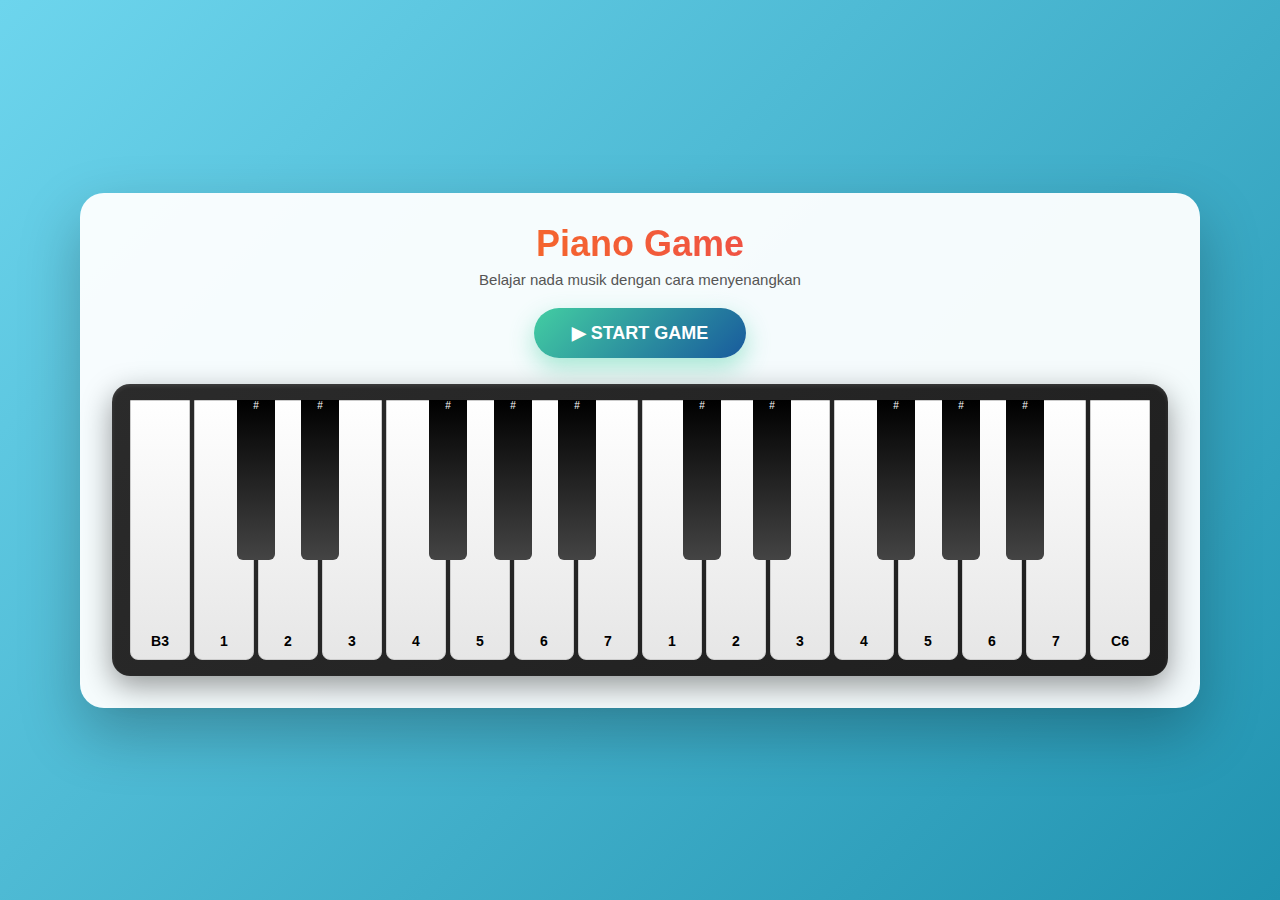
<file: game-lanjutan/Umar/index.html>
<!DOCTYPE html>
<html lang="id">
<head>
<meta charset="UTF-8" />
<title>Piano Game</title>

<style>
* { box-sizing: border-box; }

body {
  margin: 0;
  height: 100vh;
  font-family: 'Segoe UI', Arial, sans-serif;
  background: linear-gradient(135deg, #6dd5ed, #2193b0);
  display: flex;
  justify-content: center;
  align-items: center;
}

/* ================= WRAPPER ================= */
.wrapper {
  background: rgba(255,255,255,0.95);
  padding: 30px 32px 32px;
  border-radius: 24px;
  box-shadow: 0 25px 60px rgba(0,0,0,0.25);
  text-align: center;
  animation: fadeIn 0.8s ease;
}

@keyframes fadeIn {
  from { opacity: 0; transform: translateY(20px); }
  to   { opacity: 1; transform: translateY(0); }
}

h1 {
  font-size: 36px;
  margin: 0 0 6px;
  color: #ff6f61; /* fallback aman */

  background: linear-gradient(90deg, #ff8a00, #e52e71);
}

/* aktifkan gradient text hanya jika didukung */
@supports (-webkit-background-clip: text) or (background-clip: text) {
  h1 {
    -webkit-background-clip: text;
    background-clip: text;
    color: transparent;
  }
}

.subtitle {
  font-size: 15px;
  color: #555;
  margin-bottom: 20px;
}

/* ================= BUTTON ================= */
.start-btn {
  position: relative;
  margin-bottom: 26px;
  padding: 14px 38px;
  font-size: 18px;
  font-weight: bold;
  color: #fff;
  background: linear-gradient(135deg, #43cea2, #185a9d);
  border: none;
  border-radius: 50px;
  cursor: pointer;
  box-shadow: 0 10px 25px rgba(67,206,162,0.45);
  transition: transform 0.15s ease, box-shadow 0.15s ease;
  animation: pulse 1.8s infinite;
}

.start-btn:hover {
  transform: translateY(-2px) scale(1.04);
  box-shadow: 0 18px 40px rgba(67,206,162,0.7);
}

.start-btn:active {
  transform: scale(0.96);
}

@keyframes pulse {
  0%   { box-shadow: 0 0 0 0 rgba(67,206,162,0.6); }
  70%  { box-shadow: 0 0 0 18px rgba(67,206,162,0); }
  100% { box-shadow: 0 0 0 0 rgba(67,206,162,0); }
}

/* ================= PIANO ================= */
.piano {
  position: relative;
  background: linear-gradient(145deg, #2b2b2b, #1e1e1e);
  padding: 16px;
  border-radius: 18px;
  box-shadow:
    inset 0 2px 4px rgba(255,255,255,0.1),
    0 10px 30px rgba(0,0,0,0.4);
}

/* WHITE KEYS */
.white-keys {
  display: flex;
  height: 260px;
}

.key.white {
  width: 60px;
  background: linear-gradient(to bottom, #ffffff, #e6e6e6);
  border: 1px solid #ccc;
  border-radius: 0 0 8px 8px;
  margin: 0 2px;
  display: flex;
  justify-content: center;
  align-items: flex-end;
  font-weight: bold;
  font-size: 14px;
  cursor: pointer;
  padding-bottom: 10px;
  user-select: none;
  transition: all 0.08s ease;
}

/* BLACK KEYS */
.black-keys {
  position: absolute;
  top: 16px;
  left: 16px;
  height: 160px;
  pointer-events: none;
}

.key.black {
  position: absolute;
  width: 38px;
  height: 160px;
  background: linear-gradient(to bottom, #000, #444);
  border-radius: 0 0 6px 6px;
  color: #fff;
  font-size: 10px;
  cursor: pointer;
  pointer-events: auto;
  padding-bottom: 6px;
  z-index: 10;
  transition: all 0.08s ease;
}

/* HIGHLIGHT */
.key.white.active {
  background: linear-gradient(to bottom, #cde6ff, #9ecbff);
  transform: translateY(2px);
}

.key.black.active {
  background: linear-gradient(to bottom, #555, #222);
  transform: translateY(2px);
}
</style>
</head>

<body>

<div class="wrapper">
  <h1>Piano Game</h1>
  <div class="subtitle">
    Belajar nada musik dengan cara menyenangkan
  </div>

  <button class="start-btn" onclick="location.href='game.html'">
    ▶ START GAME
  </button>

  <div class="piano">

    <!-- NOT HITAM -->
    <div class="black-keys">
      <div class="key black" style="left:109px" data-note="C#4">#</div>
      <div class="key black" style="left:173px" data-note="D#4">#</div>
      <div class="key black" style="left:301px" data-note="F#4">#</div>
      <div class="key black" style="left:366px" data-note="G#4">#</div>
      <div class="key black" style="left:430px" data-note="A#4">#</div>

      <div class="key black" style="left:555px" data-note="C#5">#</div>
      <div class="key black" style="left:625px" data-note="D#5">#</div>
      <div class="key black" style="left:749px" data-note="F#5">#</div>
      <div class="key black" style="left:814px" data-note="G#5">#</div>
      <div class="key black" style="left:878px" data-note="A#5">#</div>
    </div>

    <!-- NOT PUTIH -->
    <div class="white-keys">
      <div class="key white" data-note="B3">B3</div>
      <div class="key white" data-note="C4">1</div>
      <div class="key white" data-note="D4">2</div>
      <div class="key white" data-note="E4">3</div>
      <div class="key white" data-note="F4">4</div>
      <div class="key white" data-note="G4">5</div>
      <div class="key white" data-note="A4">6</div>
      <div class="key white" data-note="B4">7</div>

      <div class="key white" data-note="C5">1</div>
      <div class="key white" data-note="D5">2</div>
      <div class="key white" data-note="E5">3</div>
      <div class="key white" data-note="F5">4</div>
      <div class="key white" data-note="G5">5</div>
      <div class="key white" data-note="A5">6</div>
      <div class="key white" data-note="B5">7</div>

      <div class="key white" data-note="C6">C6</div>
    </div>
  </div>
</div>

<script>
const AudioContext = window.AudioContext || window.webkitAudioContext;
const audioCtx = new AudioContext();

const frequencies = {
  B3:246.94,
  C4:261.63,'C#4':277.18,D4:293.66,'D#4':311.13,E4:329.63,
  F4:349.23,'F#4':369.99,G4:392,'G#4':415.3,A4:440,
  'A#4':466.16,B4:493.88,
  C5:523.25,'C#5':554.37,D5:587.33,'D#5':622.25,E5:659.25,
  F5:698.46,'F#5':739.99,G5:783.99,'G#5':830.61,A5:880,
  'A#5':932.33,B5:987.77,
  C6:1046.5
};

function playNote(note){
  const osc = audioCtx.createOscillator();
  const gain = audioCtx.createGain();
  osc.type='sine';
  osc.frequency.value=frequencies[note];
  osc.connect(gain);
  gain.connect(audioCtx.destination);
  gain.gain.setValueAtTime(2,audioCtx.currentTime);
  gain.gain.exponentialRampToValueAtTime(0.001,audioCtx.currentTime+0.8);
  osc.start();
  osc.stop(audioCtx.currentTime+0.8);
}

function highlight(note){
  const key=document.querySelector(`.key[data-note="${note}"]`);
  if(!key) return;
  key.classList.add('active');
  setTimeout(()=>key.classList.remove('active'),150);
}

document.querySelectorAll('.key').forEach(k=>{
  k.addEventListener('mousedown',()=>{
    playNote(k.dataset.note);
    highlight(k.dataset.note);
  });
});
</script>

</body>
</html>
</file>
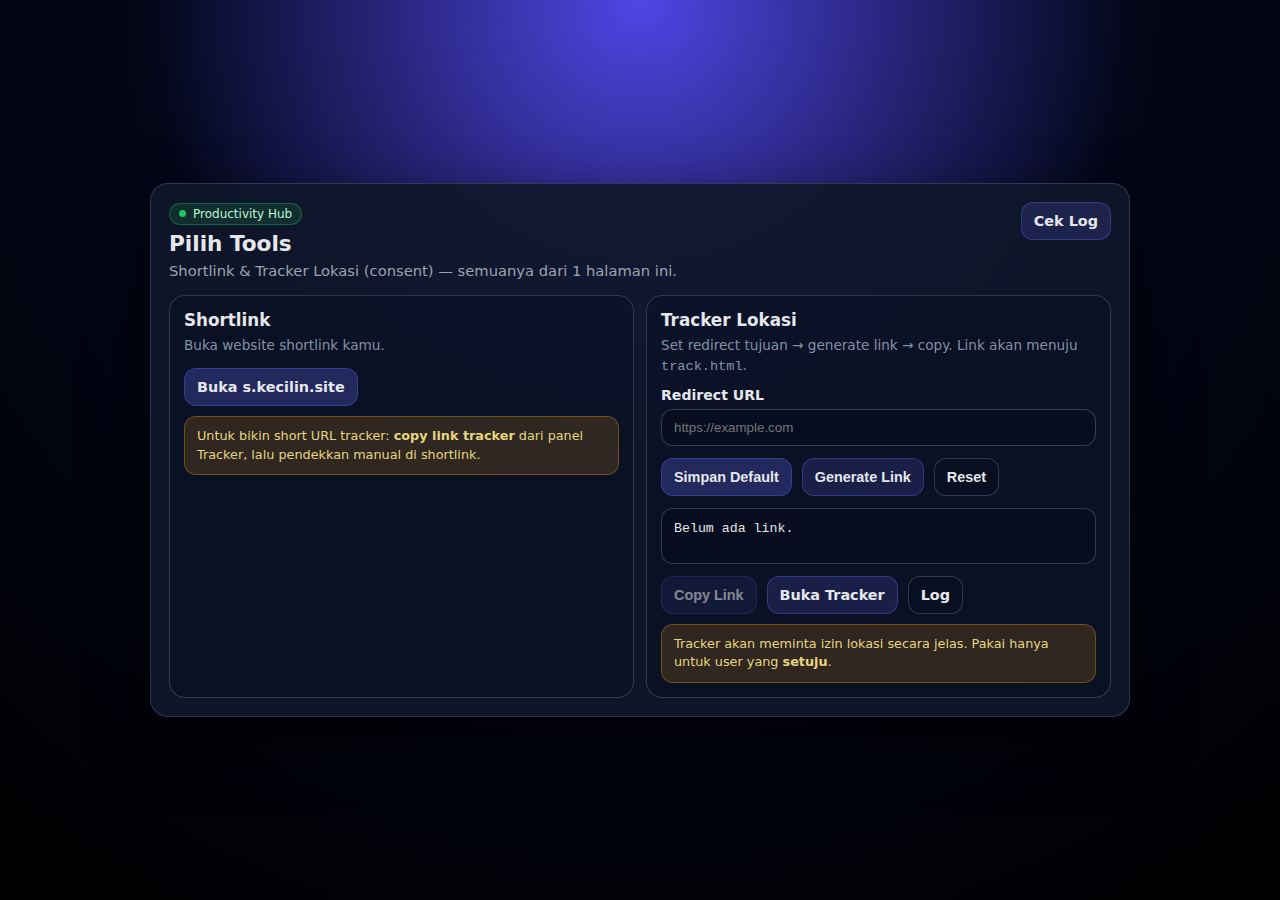
<file: game-lanjutan/Radit/bak/index.html>
<!doctype html>
<html lang="id">
<head>
  <meta charset="utf-8" />
  <meta name="viewport" content="width=device-width,initial-scale=1" />
  <title>Productivity Hub</title>
  <link rel="stylesheet" href="./assets/style.css" />
</head>
<body>
  <main class="wrap">
    <section class="card">
      <div class="top">
        <div>
          <div class="badge"><span class="dot"></span> Productivity Hub</div>
          <h1>Pilih Tools</h1>
          <p>Shortlink & Tracker Lokasi (consent) — semuanya dari 1 halaman ini.</p>
        </div>

        <div class="row row-top">
          <a class="btn" href="./log.html">Cek Log</a>
        </div>
      </div>

      <div class="grid">
        <!-- SHORTLINK -->
        <div class="panel">
          <h2>Shortlink</h2>
          <p class="sub">Buka website shortlink kamu.</p>
          <div class="row">
            <a class="btn primary" href="https://s.kecilin.site/" target="_blank" rel="noopener">
              Buka s.kecilin.site
            </a>
          </div>

          <div class="note">
            Untuk bikin short URL tracker: <b>copy link tracker</b> dari panel Tracker, lalu pendekkan manual di shortlink.
          </div>
        </div>

        <!-- TRACKER -->
        <div class="panel">
          <h2>Tracker Lokasi</h2>
          <p class="sub">Set redirect tujuan → generate link → copy. Link akan menuju <code>track.html</code>.</p>

          <label for="to">Redirect URL</label>
          <input id="to" placeholder="https://example.com" />

          <div class="row">
            <button id="save" class="primary" type="button">Simpan Default</button>
            <button id="gen" type="button">Generate Link</button>
            <button id="clear" class="ghost" type="button">Reset</button>
          </div>

          <div id="result" class="out" aria-live="polite">Belum ada link.</div>

          <div class="row">
            <button id="copy" disabled type="button">Copy Link</button>
            <a id="openTrack" class="btn" href="./track.html">Buka Tracker</a>
            <a class="btn ghost" href="./log.html">Log</a>
          </div>

          <div class="note">
            Tracker akan meminta izin lokasi secara jelas. Pakai hanya untuk user yang <b>setuju</b>.
          </div>
        </div>
      </div>
    </section>
  </main>

  <script src="./assets/app.js"></script>
</body>
</html>
</file>
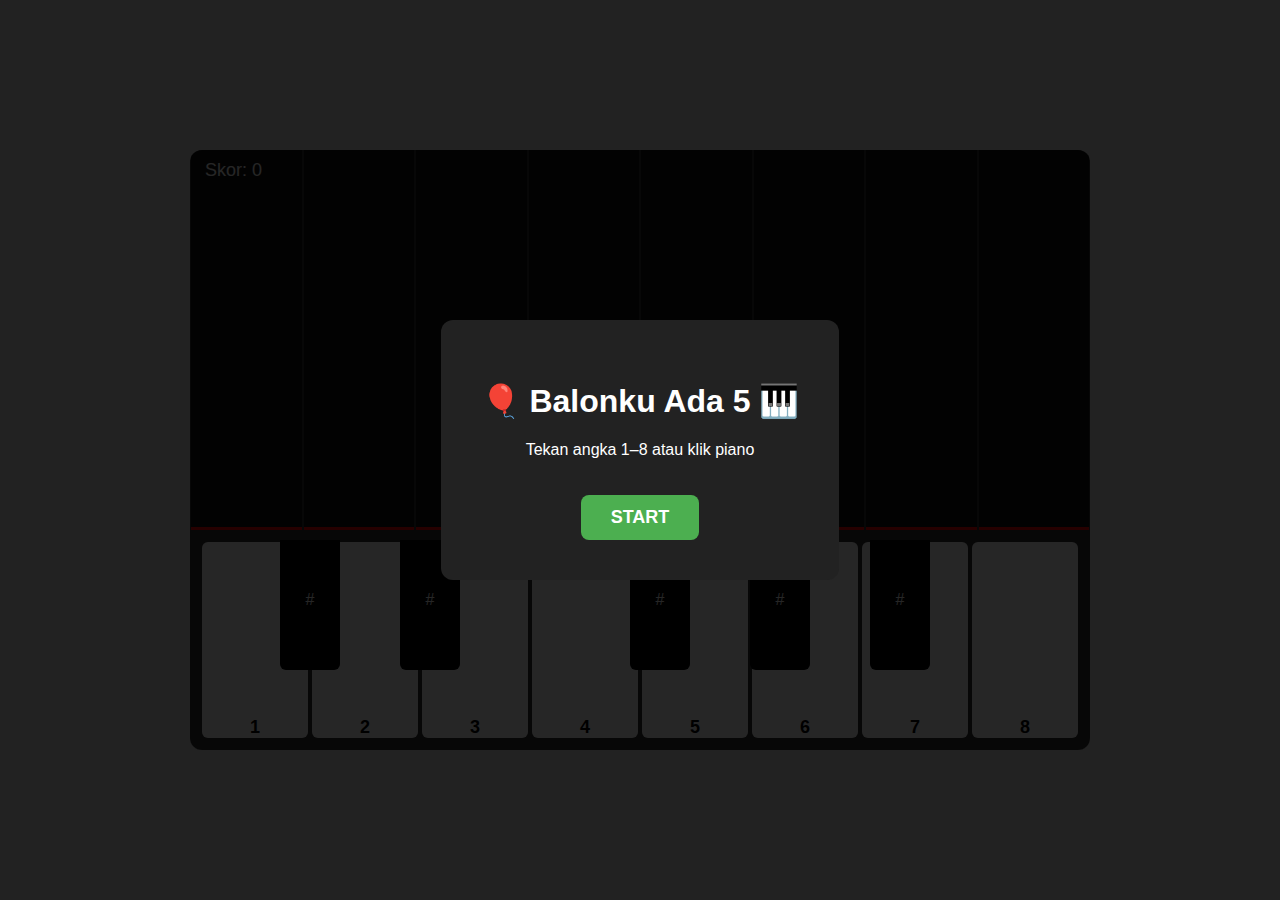
<file: game-lanjutan/Umar/lama/index.html>
<!DOCTYPE html>
<html lang="id">
<head>
<meta charset="UTF-8">
<title>Piano Game - Balonku Ada 5</title>

<style>
* { box-sizing: border-box; }

body {
  margin: 0;
  background: #222;
  font-family: Arial, sans-serif;
  display: flex;
  justify-content: center;
  align-items: center;
  height: 100vh;
}

.game {
  width: 900px;
  height: 600px;
  background: #111;
  border-radius: 12px;
  overflow: hidden;
  position: relative;
}

/* ===== START SCREEN ===== */
.overlay {
  position: absolute;
  inset: 0;
  background: rgba(0,0,0,0.85);
  display: flex;
  justify-content: center;
  align-items: center;
  z-index: 999;
}

.start-box {
  background: #222;
  padding: 40px;
  border-radius: 12px;
  text-align: center;
  color: white;
}

.start-btn {
  margin-top: 20px;
  padding: 12px 30px;
  font-size: 18px;
  font-weight: bold;
  border: none;
  border-radius: 8px;
  background: #4caf50;
  color: white;
  cursor: pointer;
}

/* ===== SCORE ===== */
.score {
  position: absolute;
  top: 10px;
  left: 15px;
  color: white;
  font-size: 18px;
}

/* ===== FALL AREA ===== */
.fall-area {
  height: 380px;
  display: flex;
}

.column {
  flex: 1;
  border-left: 1px solid #333;
  border-right: 1px solid #333;
  position: relative;
}

.falling-note {
  position: absolute;
  top: -50px;
  width: 100%;
  height: 45px;
  background: #4caf50;
  color: white;
  font-size: 20px;
  font-weight: bold;
  text-align: center;
  line-height: 45px;
  border-radius: 6px;
  cursor: pointer;
}

/* ===== HIT LINE ===== */
.hit-line {
  position: absolute;
  bottom: 220px;
  width: 100%;
  height: 3px;
  background: red;
}

/* ===== PIANO ===== */
.piano {
  position: absolute;
  bottom: 0;
  height: 220px;
  width: 100%;
  background: #333;
  padding: 10px;
}

.white-keys {
  display: flex;
  height: 100%;
}

.white {
  flex: 1;
  background: white;
  margin: 2px;
  border-radius: 6px;
  display: flex;
  justify-content: center;
  align-items: flex-end;
  font-size: 18px;
  font-weight: bold;
  cursor: pointer;
}

.white.active {
  background: #ffe082;
}

.black-keys {
  position: absolute;
  top: 10px;
  left: 10px;
  height: 130px;
  width: calc(100% - 20px);
}

.black {
  position: absolute;
  width: 60px;
  height: 130px;
  background: black;
  color: white;
  border-radius: 0 0 6px 6px;
  text-align: center;
  line-height: 120px;
  cursor: pointer;
}

.black.active {
  background: #555;
}

/* posisi not hitam */
.b1 { left: 80px; }
.b2 { left: 200px; }
.b3 { left: 430px; }
.b4 { left: 550px; }
.b5 { left: 670px; }
</style>
</head>

<body>

<div class="game">

<!-- START -->
<div class="overlay" id="startScreen">
  <div class="start-box">
    <h1>🎈 Balonku Ada 5 🎹</h1>
    <p>Tekan angka 1–8 atau klik piano</p>
    <button class="start-btn" id="startBtn">START</button>
  </div>
</div>

<div class="score">Skor: <span id="score">0</span></div>
<div class="hit-line"></div>

<!-- FALL -->
<div class="fall-area">
  <div class="column" data-key="1"></div>
  <div class="column" data-key="2"></div>
  <div class="column" data-key="3"></div>
  <div class="column" data-key="4"></div>
  <div class="column" data-key="5"></div>
  <div class="column" data-key="6"></div>
  <div class="column" data-key="7"></div>
  <div class="column" data-key="8"></div>
</div>

<!-- PIANO -->
<div class="piano">
  <div class="black-keys">
    <div class="black b1" data-key="1">#</div>
    <div class="black b2" data-key="2">#</div>
    <div class="black b3" data-key="4">#</div>
    <div class="black b4" data-key="5">#</div>
    <div class="black b5" data-key="6">#</div>
  </div>

  <div class="white-keys">
    <div class="white" data-key="1">1</div>
    <div class="white" data-key="2">2</div>
    <div class="white" data-key="3">3</div>
    <div class="white" data-key="4">4</div>
    <div class="white" data-key="5">5</div>
    <div class="white" data-key="6">6</div>
    <div class="white" data-key="7">7</div>
    <div class="white" data-key="8">8</div>
  </div>
</div>
</div>

<script>
let audioCtx;
let gameStarted = false;
let score = 0;
const scoreEl = document.getElementById('score');

const freq = {
  1:261.63,2:293.66,3:329.63,4:349.23,
  5:392,6:440,7:493.88,8:523.25
};

/* ===== LAGU BALONKU ADA 5 ===== */
const song = [
  {k:5,t:0},{k:5,t:600},{k:6,t:1200},{k:5,t:1800},{k:4,t:2400},
  {k:3,t:3200},{k:3,t:3800},{k:4,t:4400},{k:3,t:5000},{k:2,t:5600},
  {k:5,t:6400},{k:5,t:7000},{k:6,t:7600},{k:5,t:8200},{k:4,t:8800},
  {k:3,t:9600},{k:3,t:10200},{k:2,t:10800}
];

function play(key){
  if(!gameStarted) return;
  const o = audioCtx.createOscillator();
  const g = audioCtx.createGain();
  o.frequency.value = freq[key];
  o.connect(g);
  g.connect(audioCtx.destination);
  g.gain.setValueAtTime(0,audioCtx.currentTime);
  g.gain.linearRampToValueAtTime(0.3,audioCtx.currentTime+0.05);
  g.gain.exponentialRampToValueAtTime(0.001,audioCtx.currentTime+0.6);
  o.start();
  o.stop(audioCtx.currentTime+0.6);
}

function spawn(key){
  const col = document.querySelector(`.column[data-key="${key}"]`);
  const n = document.createElement('div');
  n.className = 'falling-note';
  n.textContent = key;
  col.appendChild(n);

  let y=-50;
  const f=setInterval(()=>{
    y+=3; n.style.top=y+'px';
    if(y>380){clearInterval(f);n.remove();}
  },20);

  n.onclick=()=>hit(key);
}

function playSong(){
  song.forEach(n=>{
    setTimeout(()=>spawn(n.k),n.t);
  });
}

function hit(key){
  play(key);
  const w=document.querySelector(`.white[data-key="${key}"]`);
  if(w){w.classList.add('active');setTimeout(()=>w.classList.remove('active'),150);}
  const col=document.querySelector(`.column[data-key="${key}"]`);
  const note=col.querySelector('.falling-note');
  if(note && note.offsetTop>300 && note.offsetTop<360){
    score+=10;
    scoreEl.textContent=score;
    note.remove();
  }
}

/* START */
document.getElementById('startBtn').onclick=()=>{
  audioCtx=new(window.AudioContext||window.webkitAudioContext)();
  document.getElementById('startScreen').style.display='none';
  gameStarted=true;
  playSong();
};

document.addEventListener('keydown',e=>{
  if(e.key>='1'&&e.key<='8')hit(e.key);
});

document.querySelectorAll('.white').forEach(k=>{
  k.onclick=()=>hit(k.dataset.key);
});
</script>

</body>
</html>
</file>
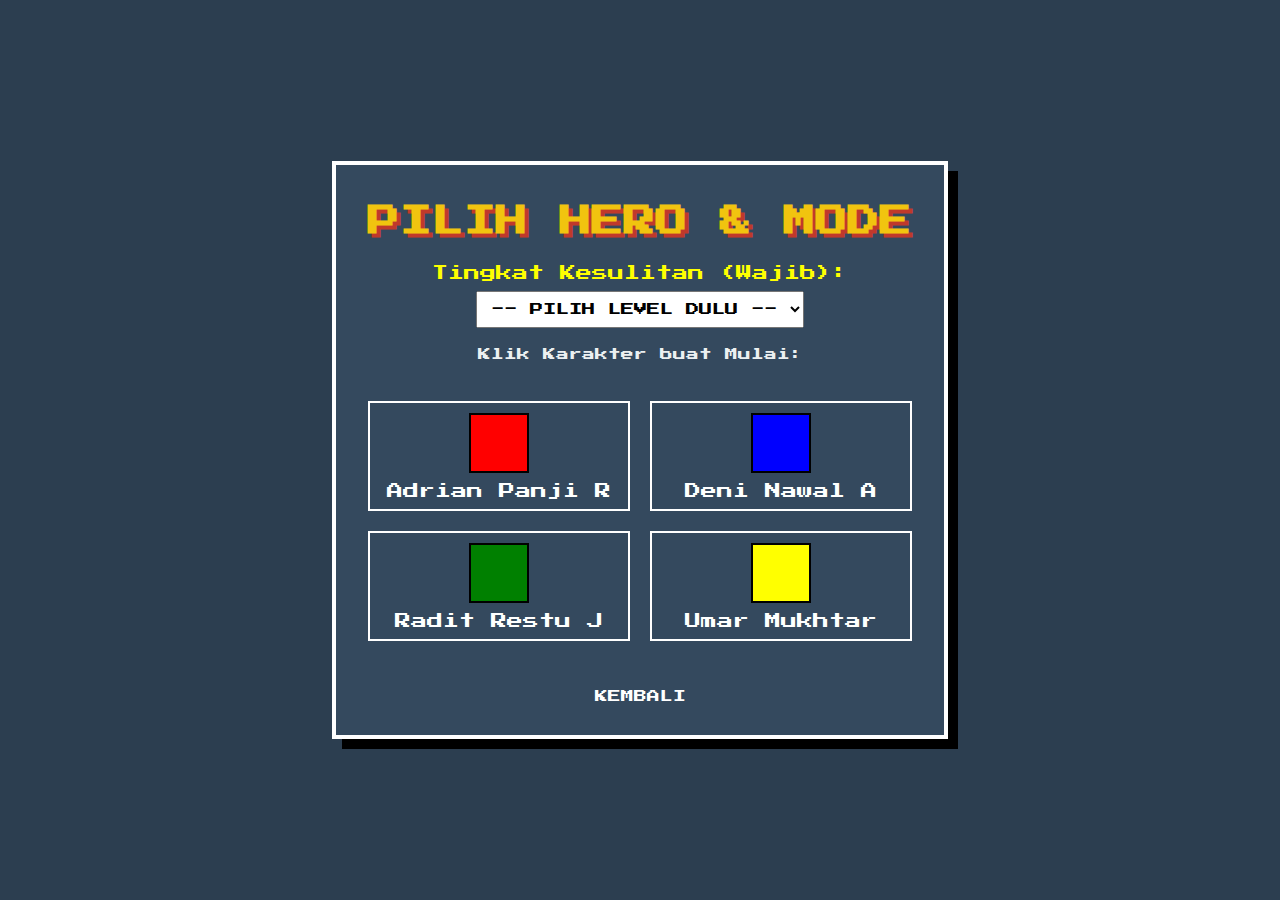
<file: character.html>
<!DOCTYPE html>
<html lang="id">
<head>
    <meta charset="UTF-8">
    <meta name="viewport" content="width=device-width, initial-scale=1.0">
    <title>Pilih Karakter</title>
    <link href="https://fonts.googleapis.com/css2?family=Press+Start+2P&display=swap" rel="stylesheet">
    <link rel="stylesheet" href="css/style.css">
</head>
<body>

    <div class="container">
        <h1>PILIH HERO & MODE</h1>
        
        <div class="mode-select" style="margin-bottom: 20px;">
            <label for="difficulty" style="display:block; margin-bottom:10px; color: yellow;">Tingkat Kesulitan (Wajib):</label>
            
            <select id="difficulty" style="padding: 10px; font-family: 'Press Start 2P'; cursor: pointer;">
                <option value="" disabled selected>-- PILIH LEVEL DULU --</option>
                <option value="easy">Easy (10 Pipa)</option>
                <option value="normal">Normal (15 Pipa)</option>
                <option value="hard">Hard (25 Pipa)</option>
            </select>
        </div>

        <p class="subtitle">Klik Karakter buat Mulai:</p>
        
        <div class="char-grid">
            <div class="char-card" onclick="selectChar('char1')">
                <div class="pixel-placeholder" style="background: red;"></div>
                <p>Adrian Panji R</p>
            </div>
            
            <div class="char-card" onclick="selectChar('char2')">
                <div class="pixel-placeholder" style="background: blue;"></div>
                <p>Deni Nawal A</p>
            </div>

            <div class="char-card" onclick="selectChar('char3')">
                <div class="pixel-placeholder" style="background: green;"></div>
                <p>Radit Restu J</p>
            </div>
            
            <div class="char-card" onclick="selectChar('char4')">
                <div class="pixel-placeholder" style="background: yellow;"></div>
                <p>Umar Mukhtar</p>
            </div>  
        </div> 

        <br>
        <a href="index.html" class="btn-back">KEMBALI</a>
    </div>

    <script>
        function selectChar(characterId) {
            // 1. Ambil nilai difficulty
            const diff = document.getElementById('difficulty').value;
            
            // 2. VALIDASI: Kalau masih kosong (belum milih), marahin user
            if (diff === "") {
                alert("Woi, pilih tingkat kesulitan dulu di atas! 👆");
                return; // Stop, jangan lanjut
            }
            
            // 3. Simpan Karakter & Difficulty ke LocalStorage
            localStorage.setItem('selectedChar', characterId);
            localStorage.setItem('gameDifficulty', diff);
            
            // 4. Gas ke game
            window.location.href = 'game.html';
        }
    </script>
</body>
</html>
</file>
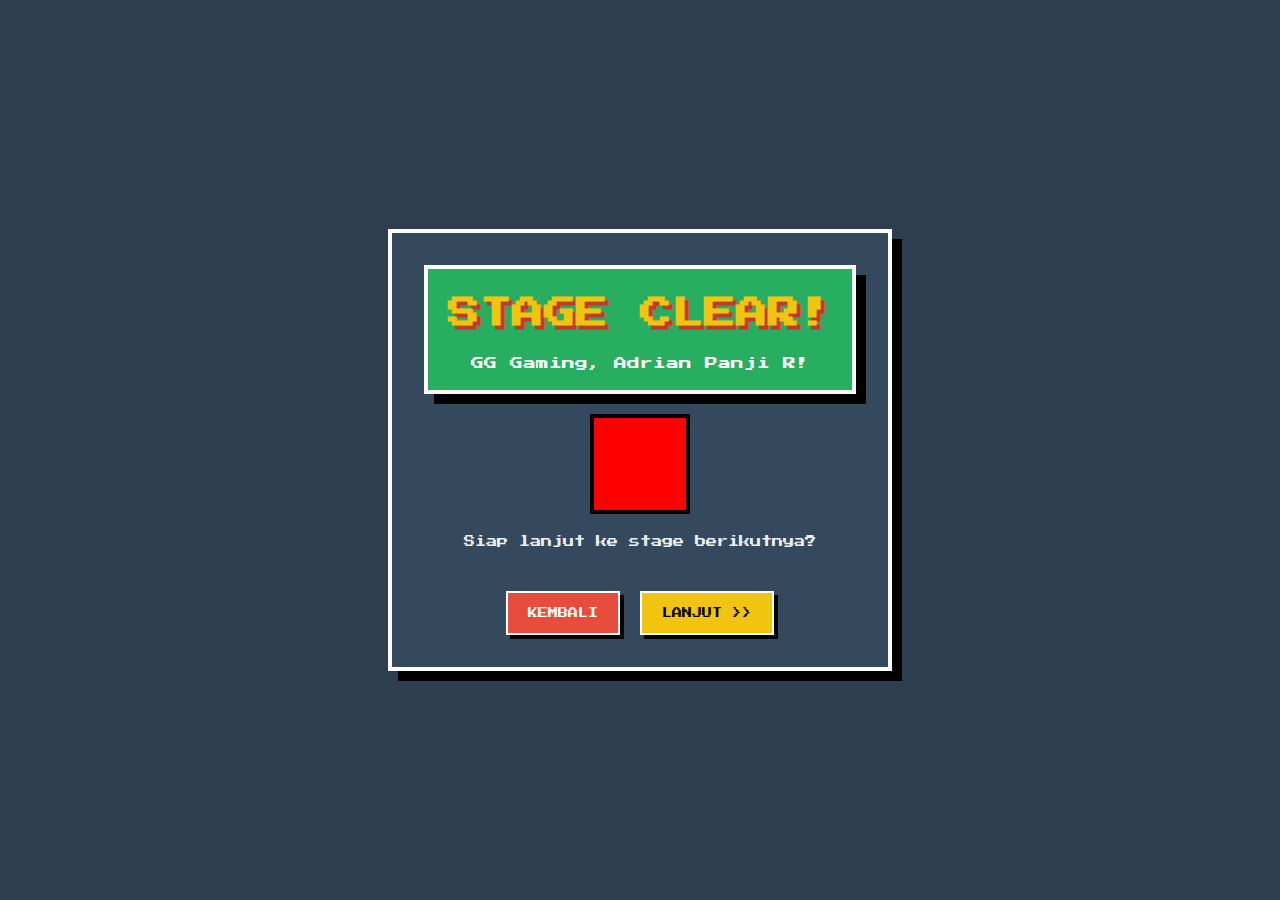
<file: next-level.html>
<!DOCTYPE html>
<html lang="id">
<head>
    <meta charset="UTF-8">
    <meta name="viewport" content="width=device-width, initial-scale=1.0">
    <title>Level Selesai!</title>
    <link href="https://fonts.googleapis.com/css2?family=Press+Start+2P&display=swap" rel="stylesheet">
    <link rel="stylesheet" href="css/style.css">
    <style>
        /* --- STYLE KHUSUS HALAMAN INI --- */
        
        .winner-box {
            background-color: #27ae60;
            padding: 20px;
            border: 4px solid white;
            box-shadow: 10px 10px 0px #000;
            animation: bounce 1s infinite alternate;
            margin-bottom: 20px;
        }

        .char-display {
            width: 100px;
            height: 100px;
            margin: 0 auto 20px auto;
            border: 4px solid black;
            display: flex;
            align-items: center;
            justify-content: center;
            background-color: white; 
        }

        .char-display img {
            width: 100%;
            height: 100%;
            image-rendering: pixelated;
        }

        /* --- PERBAIKAN TOMBOL BIAR RAPI --- */
        .btn-group {
            display: flex;           /* Pakai Flexbox */
            justify-content: center; /* Tengah Horizontal */
            align-items: center;     /* Tengah Vertikal */
            gap: 20px;               /* Jarak antar tombol */
            margin-top: 30px;
            width: 100%;
        }

        /* Style dasar buat SEMUA tombol di halaman ini */
        .pixel-btn {
            font-family: 'Press Start 2P', cursive;
            padding: 15px 20px;
            text-decoration: none;
            border: 2px solid white;
            box-shadow: 4px 4px 0px black;
            font-size: 10px; /* Ukuran font disamain */
            cursor: pointer;
            display: inline-block;
            transition: transform 0.1s;
            text-transform: uppercase;
        }

        /* Warna Tombol */
        .btn-red {
            background-color: #e74c3c;
            color: white;
        }

        .btn-yellow {
            background-color: #f1c40f;
            color: black;
        }

        /* Efek pas diklik */
        .pixel-btn:active {
            transform: translate(2px, 2px);
            box-shadow: 2px 2px 0px black;
        }

        @keyframes bounce {
            from { transform: translateY(0); }
            to { transform: translateY(-10px); }
        }
    </style>
</head>
<body>

    <div class="container">
        <div class="winner-box">
            <h1>STAGE CLEAR!</h1>
            <p style="font-size: 0.8rem; margin-top: 10px;">GG Gaming, <span id="playerName">Player</span>!</p>
        </div>

        <div class="char-display" id="charDisplay">
            </div>

        <p class="subtitle" style="font-size: 0.7rem; line-height: 1.5;">Siap lanjut ke stage berikutnya?</p>

        <div class="btn-group">
            <a href="index.html" class="pixel-btn btn-red">KEMBALI</a>
            <button onclick="goToNextLevel()" class="pixel-btn btn-yellow">LANJUT >></button>
        </div>
    </div>

    <script>
        // 1. Ambil Data
        const selectedChar = localStorage.getItem('selectedChar') || 'char1';

        // 2. Database Karakter
        const charData = {
            'char1': {
                name: "Adrian Panji R",
                color: "red", 
                img: "assets/sprites/adrian_face.png",
                nextLink: "game-lanjutan/Adrian/index.html" // Sesuaikan nama folder lu
            },
            'char2': {
                name: "Deni Nawal A",
                color: "blue",
                img: "assets/sprites/deni_face.png",
                nextLink: "game-lanjutan/Deni/index.html"
            },
            'char3': {
                name: "Radit Restu J",
                color: "green",
                img: "assets/sprites/radit_face.png",
                nextLink: "game-lanjutan/Radit/index.html"
            },
            'char4': {
                name: "Umar Mukhtar",
                color: "yellow",
                img: "assets/sprites/umar_face.png",
                nextLink: "game-lanjutan/Umar/index.html"
            }
        };

        // 3. Render Data
        const data = charData[selectedChar];
        
        // Cek dulu datanya ada ga (biar ga error kalo cache browser nyangkut)
        if (data) {
            document.getElementById('playerName').innerText = data.name;

            const displayBox = document.getElementById('charDisplay');
            
            // --- MODE WARNA (Default) ---
            displayBox.style.backgroundColor = data.color;
            
            // --- MODE GAMBAR (Aktifin kalo udah ada file gambarnya) ---
            // displayBox.innerHTML = `<img src="${data.img}" alt="${data.name}">`;
            // displayBox.style.backgroundColor = "transparent";
        }

        // 4. Logic Tombol Lanjut
        function goToNextLevel() {
            if (data && data.nextLink) {
                window.location.href = data.nextLink;
            } else {
                alert("Folder game temen lu belum ada! Cek nama folder di kodingan.");
            }
        }
    </script>
</body>
</html>
</file>
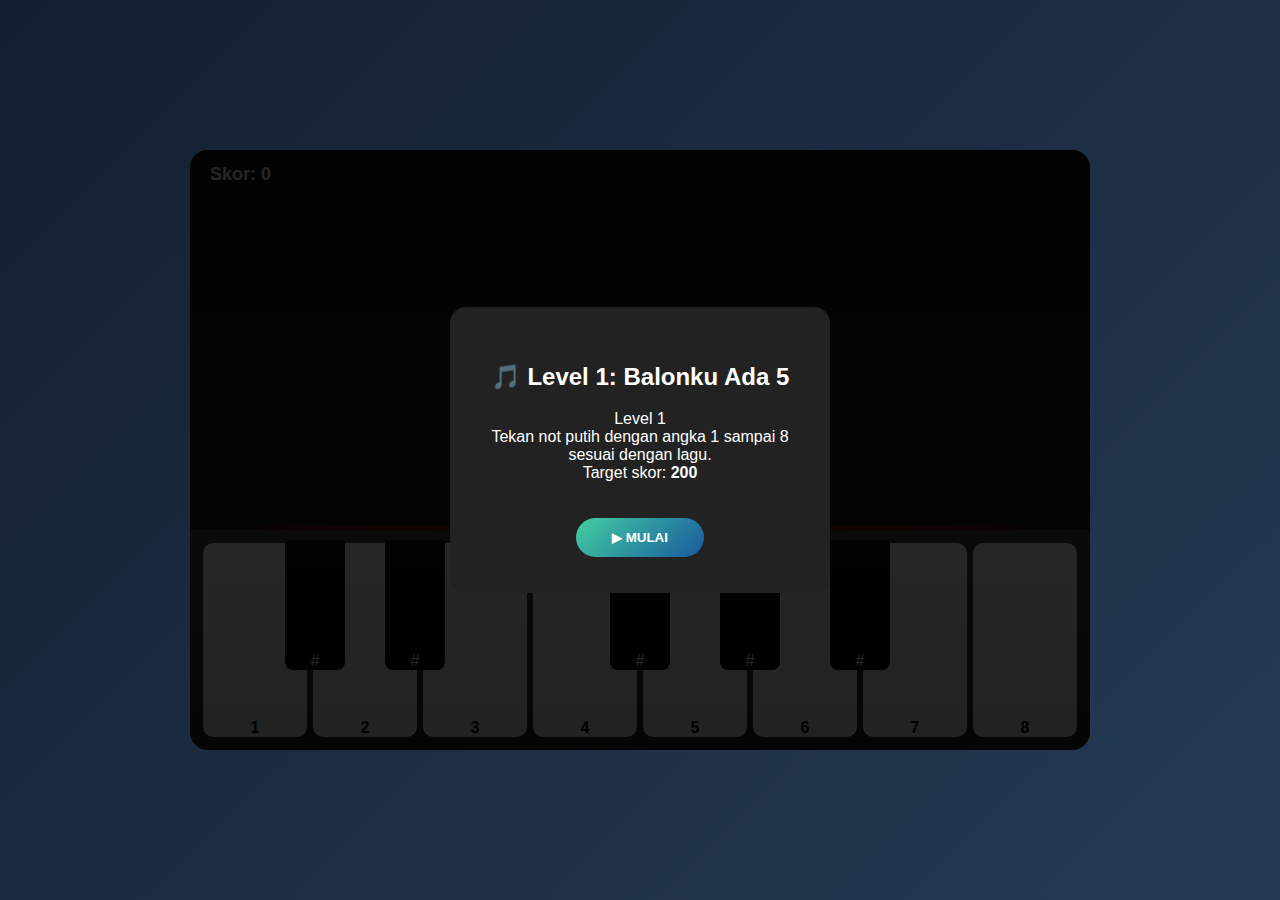
<file: game-lanjutan/Umar/game.html>
<!DOCTYPE html>
<html lang="id">
<head>
<meta charset="UTF-8">
<title>Piano Game - Balonku Ada 5</title>
<style>
* { box-sizing: border-box; }
body {
  margin: 0;
  height: 100vh;
  font-family: 'Segoe UI', Arial, sans-serif;
  background: linear-gradient(135deg, #141e30, #243b55);
  display: flex;
  justify-content: center;
  align-items: center;
}

/* GAME */
.game {
  width: 900px;
  height: 600px;
  background: linear-gradient(180deg, #111, #1b1b1b);
  border-radius: 18px;
  overflow: hidden;
  position: relative;
}

/* OVERLAY */
.overlay {
  position: absolute;
  inset: 0;
  background: rgba(0,0,0,0.85);
  display: flex;
  justify-content: center;
  align-items: center;
  z-index: 9999;
}

.popup {
  background: #222;
  padding: 36px;
  border-radius: 16px;
  text-align: center;
  color: white;
  width: 380px;
}

.popup button {
  margin-top: 20px;
  padding: 12px 36px;
  border-radius: 30px;
  border: none;
  font-weight: bold;
  background: linear-gradient(135deg, #43cea2, #185a9d);
  color: white;
  cursor: pointer;
}

/* SCORE */
.score {
  position: absolute;
  top: 14px;
  left: 20px;
  color: white;
  font-size: 18px;
  font-weight: bold;
  z-index: 10;
}

/* FALL AREA */
.fall-area {
  height: 380px;
  display: flex;
  position: relative;
  z-index: 1;
}

.column {
  flex: 1;
  position: relative;
}

.falling-note {
  position: absolute;
  top: -50px;
  width: 100%;
  height: 45px;
  background: linear-gradient(135deg, #43cea2, #185a9d);
  color: white;
  font-weight: bold;
  text-align: center;
  line-height: 45px;
  border-radius: 10px;
}

/* HIT LINE */
.hit-line {
  position: absolute;
  bottom: 220px;
  width: 100%;
  height: 4px;
  background: linear-gradient(90deg, transparent, red, transparent);
  z-index: 2;
}

/* PIANO */
.piano {
  position: absolute;
  bottom: 0;
  height: 220px;
  width: 100%;
  background: linear-gradient(180deg, #444, #222);
  padding: 10px;
  z-index: 3;
}

/* WHITE KEYS */
.white-keys {
  display: flex;
  height: 100%;
  z-index: 1;
}

.white {
  flex: 1;
  margin: 3px;
  background: linear-gradient(to bottom, #fff, #e0e0e0);
  border-radius: 10px;
  font-weight: bold;
  display: flex;
  justify-content: center;
  align-items: flex-end;
  cursor: pointer;
  position: relative;
  z-index: 1;
}

.white.active { background: linear-gradient(to bottom, #ffe082, #ffca28); }

/* BLACK KEYS */
.black-keys {
  position: absolute;
  top: 10px;
  left: 10px;
  right: 10px;
  height: 130px;
  z-index: 5;
}

.black {
  position: absolute;
  width: 60px;
  height: 130px;
  background: linear-gradient(to bottom, #111, #000);
  border-radius: 0 0 8px 8px;
  color: white;
  display: flex;
  justify-content: center;
  align-items: flex-end;
  pointer-events: auto;
  cursor: pointer;
  z-index: 6;
}

.black.active { background: linear-gradient(to bottom, #ff9800, #e65100); }
</style>
</head>

<body>
<div class="game">

<!-- LEVEL POPUP -->
<div class="overlay" id="levelPopup">
  <div class="popup">
    <h2>🎵 Level 1: Balonku Ada 5</h2>
    <p>Level 1 <br>Tekan not putih dengan angka 1 sampai 8 sesuai dengan lagu.<br>Target skor: <b>200</b></p>
    <button onclick="startGame()">▶ MULAI</button>
  </div>
</div>

<!-- RESULT POPUP -->
<div class="overlay" id="resultScreen" style="display:none;">
  <div class="popup" id="resultBox"></div>
</div>

<div class="score">Skor: <span id="score">0</span></div>
<div class="hit-line"></div>

<div class="fall-area">
  <div class="column" data-key="1"></div>
  <div class="column" data-key="2"></div>
  <div class="column" data-key="3"></div>
  <div class="column" data-key="4"></div>
  <div class="column" data-key="5"></div>
  <div class="column" data-key="6"></div>
  <div class="column" data-key="7"></div>
  <div class="column" data-key="8"></div>
</div>

<div class="piano">
  <div class="black-keys">
    <div class="black" style="left:85px">#</div>
    <div class="black" style="left:185px">#</div>
    <div class="black" style="left:410px">#</div>
    <div class="black" style="left:520px">#</div>
    <div class="black" style="left:630px">#</div>
  </div>
  <div class="white-keys">
    <div class="white" data-key="1">1</div>
    <div class="white" data-key="2">2</div>
    <div class="white" data-key="3">3</div>
    <div class="white" data-key="4">4</div>
    <div class="white" data-key="5">5</div>
    <div class="white" data-key="6">6</div>
    <div class="white" data-key="7">7</div>
    <div class="white" data-key="8">8</div>
  </div>
</div>

</div>

<script>
let audioCtx;
let gameStarted=false;
let songFinished=false;
let score=0;

const scoreEl=document.getElementById('score');
const levelPopup=document.getElementById('levelPopup');
const resultScreen=document.getElementById('resultScreen');

const freq={1:261.63,2:293.66,3:329.63,4:349.23,5:392,6:440,7:493.88,8:523.25};
const song=[{k:3,t:0},
  {k:4,t:600},
  {k:5,t:1200},
  {k:8,t:1800},
  {k:5,t:2400},
  {k:3,t:3200},
  {k:5,t:3800},

  {k:2,t:4400},
  {k:3,t:5000},
  {k:4,t:5600},
  {k:2,t:6400},
  {k:5,t:7000},
  {k:3,t:7600},
  {k:3,t:8200},

  {k:1,t:8800},
  {k:1,t:9600},
  {k:6,t:10200},
  {k:6,t:10800},
  {k:7,t:11200},
  {k:7,t:11600},
  {k:8,t:12000},
  {k:5,t:12400},
  {k:1,t:12800},

  {k:3,t:13200},
  {k:4,t:13600},
  {k:5,t:14000},
  {k:4,t:14400},
  {k:3,t:14800},
  {k:2,t:15200},
  {k:1,t:15600},

  {k:3,t:16000},
  {k:4,t:16400},
  {k:5,t:16800},
  {k:8,t:17200},
  {k:5,t:17600},
  {k:3,t:18000},
  {k:5,t:18400},
  {k:8,t:18800},

  {k:2,t:19200},
  {k:3,t:19600},
  {k:4,t:20000},
  {k:2,t:20400},
  {k:5,t:20800},
  {k:3,t:21200},
  {k:3,t:21600},

  {k:1,t:22000},
  {k:1,t:22400},
  {k:6,t:22800},
  {k:6,t:23200},
  {k:7,t:23600},
  {k:7,t:24000},
  {k:8,t:24400},
  {k:5,t:24800},
  {k:1,t:25200},

  {k:3,t:25600},
  {k:4,t:26000},
  {k:5,t:26400},
  {k:4,t:26800},
  {k:3,t:27200},
  {k:2,t:27600},
  {k:1,t:28000}];

function play(key){
 if(!gameStarted)return;
 const o=audioCtx.createOscillator();
 const g=audioCtx.createGain();
 o.frequency.value=freq[key];
 o.connect(g); g.connect(audioCtx.destination);
 g.gain.setValueAtTime(0,audioCtx.currentTime);
 g.gain.linearRampToValueAtTime(1,audioCtx.currentTime+.05);
 g.gain.exponentialRampToValueAtTime(.001,audioCtx.currentTime+.6);
 o.start(); o.stop(audioCtx.currentTime+.6);
}

function spawn(key){
 const col=document.querySelector(`.column[data-key="${key}"]`);
 const n=document.createElement('div');
 n.className='falling-note'; n.textContent=key; col.appendChild(n);
 let y=-50;
 const fall=setInterval(()=>{
  y+=3; n.style.top=y+'px';
  if(y>380){clearInterval(fall);n.remove();}
 },20);
}

function hit(key){
 if(!gameStarted||songFinished)return;
 play(key);

 const col=document.querySelector(`.column[data-key="${key}"]`);
 const note=col.querySelector('.falling-note');
 if(note){
  const y=note.offsetTop;
  if(y>300&&y<360){
    score+=10;
    scoreEl.textContent=score;
    note.remove();
  }
 }

 const w=document.querySelector(`.white[data-key="${key}"]`);
 if(w){ w.classList.add('active'); setTimeout(()=>w.classList.remove('active'),120); }
}

function endGame(){
 songFinished=true; gameStarted=false;
 const box=document.getElementById('resultBox');
 resultScreen.style.display='flex';
 if(score>=200){
  box.innerHTML=`<h2>🎉 Selamat! 🎉 </h2> <h3>Terima kasih sudah bermain di game ini </h3><p>Skor kamu: <b>${score}</b></p>`;
 }else{
  box.innerHTML=`<h2>😢 Coba Lagi</h2><p>Skor kamu: <b>${score}</b></p><button onclick="location.reload()">ULANGI</button>`;
 }
}

function startGame(){
 levelPopup.style.display='none';
 audioCtx=new (window.AudioContext||window.webkitAudioContext)();
 gameStarted=true; songFinished=false; score=0; scoreEl.textContent=score;
 song.forEach(n=>setTimeout(()=>spawn(n.k),n.t));
 setTimeout(endGame,song[song.length-1].t+2000);
}

// EVENTS
document.addEventListener('keydown',e=>{ if(e.key>='1'&&e.key<='8')hit(e.key); });
document.querySelectorAll('.white').forEach(k=>{ k.onclick=()=>hit(k.dataset.key); });
document.querySelectorAll('.black').forEach(b=>{ b.onclick=()=>{ b.classList.add('active'); setTimeout(()=>b.classList.remove('active'),120); }; });
</script>

</body>
</html>
</file>
<file: game-lanjutan/Radit/bak/assets/style.css>
:root{
  color-scheme: dark light;
  --bg1:#4f46e5; --bg2:#020617;
  --card:rgba(15,23,42,.92);
  --text:#e5e7eb; --muted:#9ca3af;
  --line:rgba(148,163,184,.25);
  --btn:rgba(99,102,241,.18);
  --btn2:rgba(99,102,241,.28);
  --ok:rgba(34,197,94,.14);
  --okb:rgba(34,197,94,.35);
  --warn:rgba(245,158,11,.16);
  --warnb:rgba(245,158,11,.35);
}

*{ box-sizing:border-box; }

body{
  margin:0; min-height:100vh;
  display:flex; align-items:center; justify-content:center;
  font-family:system-ui,-apple-system,BlinkMacSystemFont,"Segoe UI",sans-serif;
  background: radial-gradient(circle at top, var(--bg1) 0, var(--bg2) 45%, #000 100%);
  color:var(--text);
  padding:24px;
}

.wrap{ width:min(980px,100%); }

.card{
  background:var(--card);
  border:1px solid var(--line);
  border-radius:18px;
  padding:18px;
  box-shadow:0 25px 60px rgba(0,0,0,.6);
}

.top{
  display:flex; gap:14px;
  align-items:flex-start; justify-content:space-between;
  flex-wrap:wrap; margin-bottom:14px;
}

.badge{
  display:inline-flex; align-items:center; gap:.45rem;
  font-size:.75rem; padding:.2rem .55rem; border-radius:999px;
  background:var(--ok); color:#bbf7d0; border:1px solid var(--okb);
}

.dot{ width:7px; height:7px; border-radius:999px; background:#22c55e; }

h1{ margin:6px 0 4px; font-size:1.35rem; }
p{ margin:0; color:var(--muted); font-size:.92rem; line-height:1.45; }

.grid{
  display:grid; grid-template-columns:repeat(2,minmax(0,1fr));
  gap:12px; margin-top:12px;
}
@media (max-width:820px){ .grid{ grid-template-columns:1fr; } }

.panel{
  border:1px solid rgba(55,65,81,.85);
  border-radius:16px;
  padding:14px;
  background:rgba(2,6,23,.22);
}

.panel h2{ margin:0 0 6px; font-size:1.05rem; }
.panel .sub{ margin:0; color:rgba(148,163,184,.9); font-size:.85rem; }

label{ display:block; margin-top:10px; margin-bottom:6px; font-weight:700; font-size:.88rem; }

input{
  width:100%; padding:10px 12px;
  border-radius:12px;
  border:1px solid rgba(55,65,81,.95);
  background:rgba(2,6,23,.35);
  color:var(--text);
  outline:none;
}
input:focus{ border-color:rgba(99,102,241,.65); }

.row{ display:flex; gap:10px; flex-wrap:wrap; margin-top:12px; }
.row-top{ margin-top:0; }

button, a.btn{
  padding:10px 12px; border-radius:12px;
  border:1px solid rgba(99,102,241,.35);
  background:var(--btn);
  color:var(--text);
  font-weight:800; font-size:.9rem;
  cursor:pointer;
  text-decoration:none;
  display:inline-flex; align-items:center; justify-content:center;
}
button.primary, a.btn.primary{ background:var(--btn2); }
button.ghost, a.btn.ghost{
  background:rgba(2,6,23,.15);
  border:1px solid rgba(55,65,81,.85);
}
button:disabled{ opacity:.55; cursor:not-allowed; }

.out{
  margin-top:12px; padding:12px;
  border-radius:12px;
  border:1px solid rgba(55,65,81,.9);
  background:rgba(2,6,23,.35);
  font-family:ui-monospace,SFMono-Regular,Menlo,Monaco,Consolas,"Liberation Mono","Courier New",monospace;
  font-size:.83rem;
  white-space:pre-wrap; word-break:break-all;
  min-height:56px;
}

.note{
  margin-top:10px; padding:10px 12px;
  border-radius:12px;
  border:1px solid var(--warnb);
  background:var(--warn);
  color:rgba(253,230,138,.92);
  font-size:.8rem; line-height:1.45;
}

code{ font-family:ui-monospace,SFMono-Regular,Menlo,Monaco,Consolas,"Liberation Mono","Courier New",monospace; }
</file>
<file: css/style.css>
/* Reset Dasar */
* {
    margin: 0;
    padding: 0;
    box-sizing: border-box;
}

body {
    background-color: #2c3e50; /* Warna biru gelap ala game malam */
    font-family: 'Press Start 2P', cursive; /* Font Pixel */
    color: white;
    height: 100vh;
    display: flex;
    justify-content: center;
    align-items: center;
    text-align: center;
    overflow: hidden;
}

.container {
    padding: 2rem;
    border: 4px solid white;
    box-shadow: 10px 10px 0px #000; /* Efek bayangan pixel kasar */
    background: #34495e;
}

h1 {
    font-size: 2rem;
    line-height: 1.5;
    color: #f1c40f; /* Kuning emas */
    text-shadow: 4px 4px #c0392b;
    margin-bottom: 20px;
}

.subtitle {
    font-size: 0.8rem;
    color: #ecf0f1;
    margin-bottom: 40px;
}

.btn-start {
    display: inline-block;
    padding: 15px 30px;
    background-color: #2ecc71;
    color: black;
    text-decoration: none;
    font-size: 1.2rem;
    border: 4px solid black;
    box-shadow: 5px 5px 0px #000;
    transition: all 0.1s;
    animation: blink 1s infinite; /* Tombol kedip-kedip */
}

.btn-start:active {
    transform: translate(4px, 4px);
    box-shadow: 1px 1px 0px #000;
}

/* Animasi Kedip */
@keyframes blink {
    0%, 100% { opacity: 1; }
    50% { opacity: 0.5; }
}

footer {
    margin-top: 30px;
    font-size: 0.6rem;
    color: #95a5a6;
}

/* --- Tambahan Buat Halaman Character --- */

.char-grid {
    display: grid;
    grid-template-columns: repeat(2, 1fr); /* 2 kolom */
    gap: 20px;
    margin-bottom: 30px;
}

.char-card {
    border: 2px solid white;
    padding: 10px;
    cursor: pointer;
    transition: transform 0.2s;
}

.char-card:hover {
    transform: scale(1.1);
    background-color: #ecf0f1;
    color: black;
}

/* Kotak warna-warni pengganti foto sementara */
.pixel-placeholder {
    width: 60px;
    height: 60px;
    margin: 0 auto 10px auto;
    border: 2px solid black;
}

.btn-back {
    color: white;
    text-decoration: none;
    font-size: 0.8rem;
}

/* Canvas Game */
canvas {
    border: 4px solid white;
    background-color: #70c5ce; /* Warna langit siang */
    display: block;
    margin: 0 auto;
    
    /* --- FITUR MOBILE (RESPONSIF) --- */
    max-width: 100%;       /* Mentok lebar layar HP */
    max-height: 80vh;      /* Mentok 80% tinggi layar biar ga ketutupan address bar */
    touch-action: none;    /* Matiin zoom/scroll pas nyentuh canvas */
}
</file>
